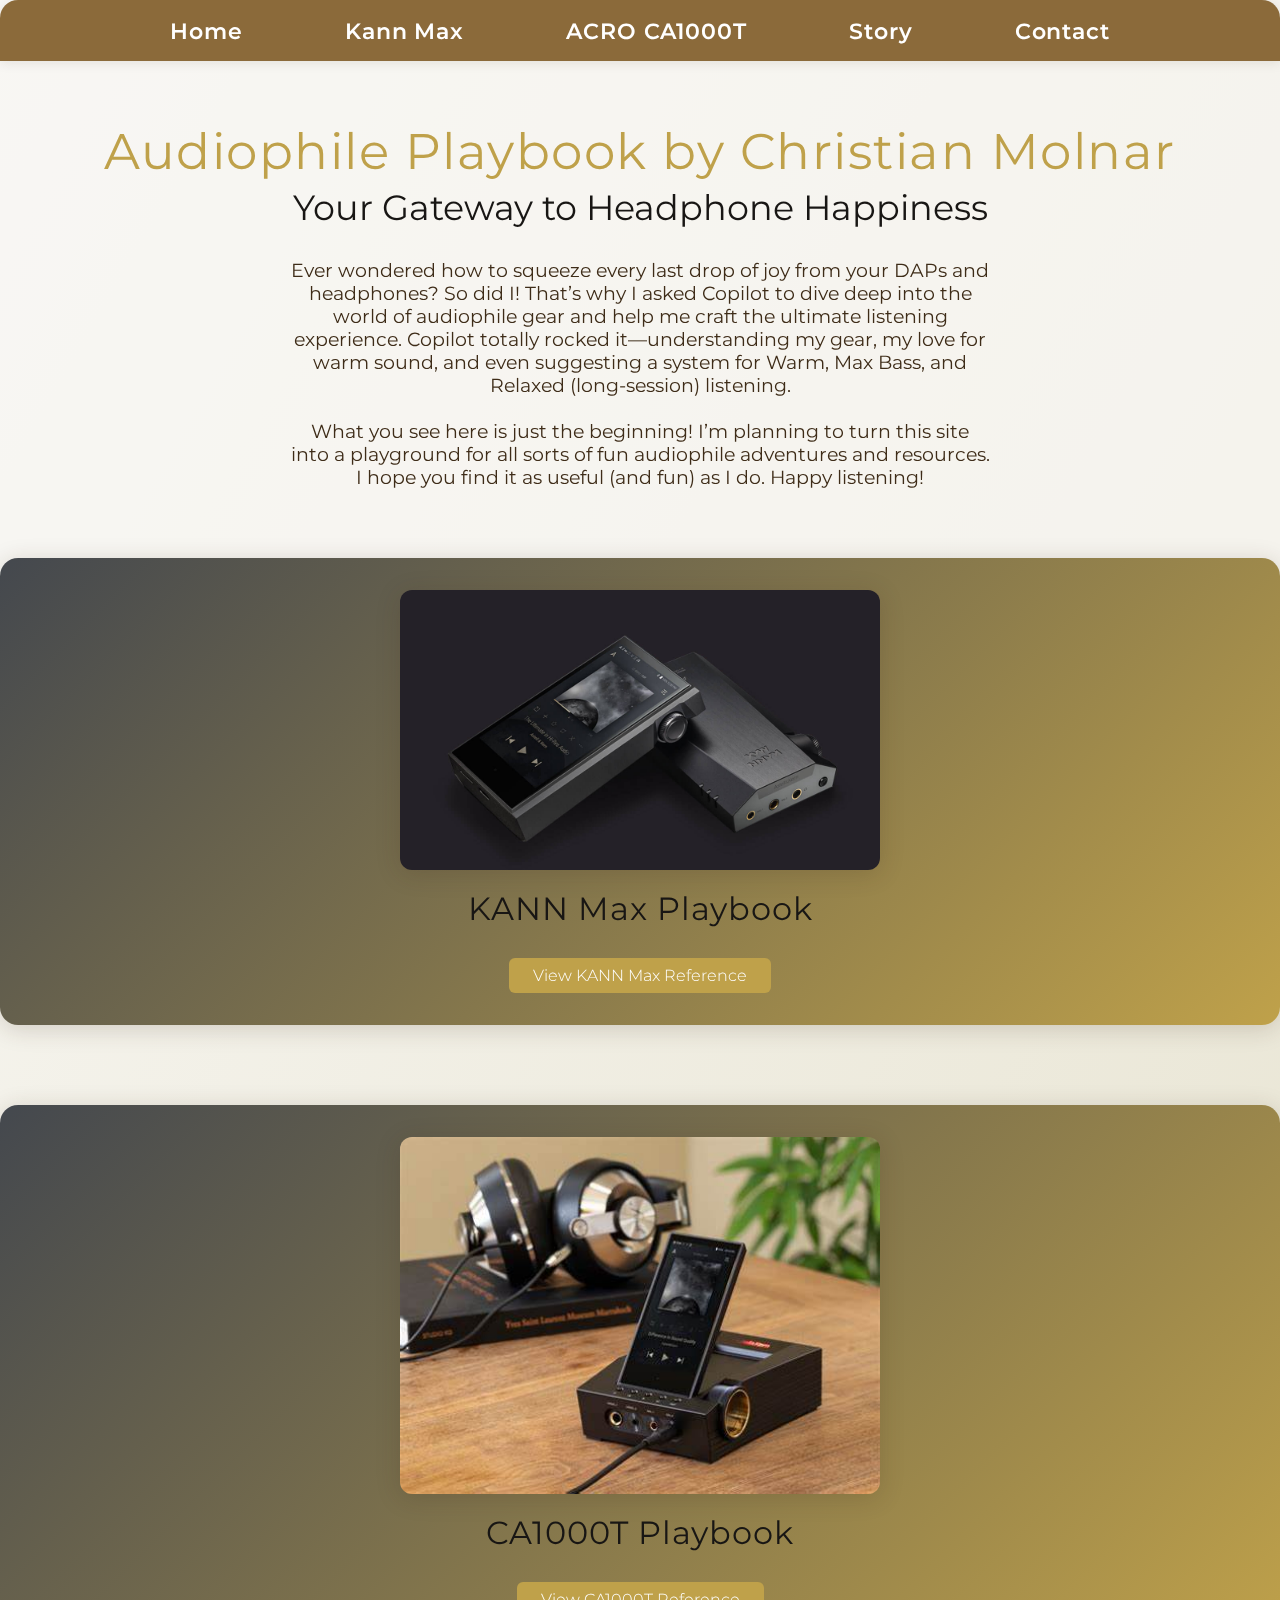
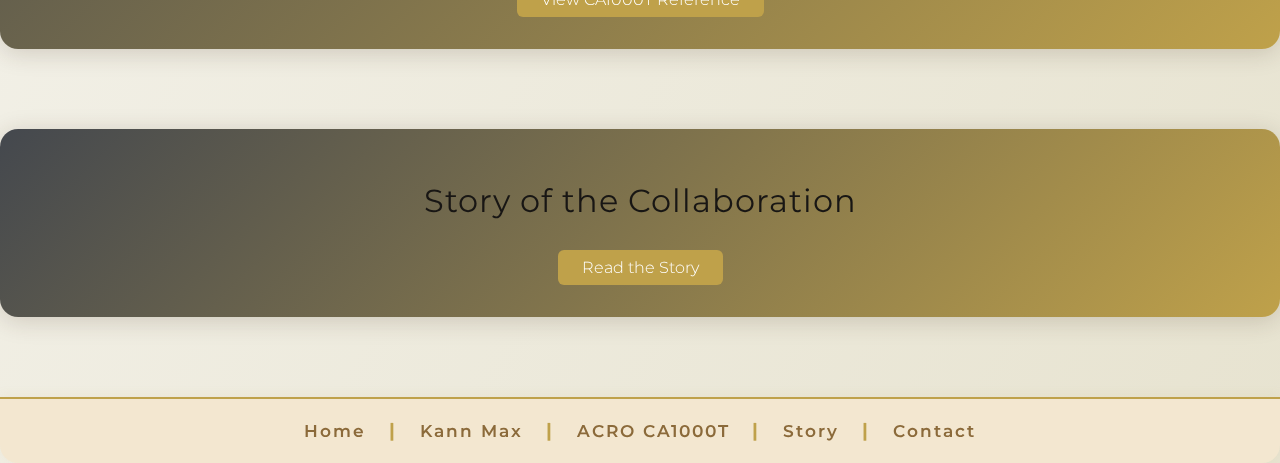
<file: index.html>
<!DOCTYPE html>
<html>
<head><title>Audiophile Playbook</title>
  <link rel="stylesheet" href="style.css">
</head>
<body>
<nav class="main-nav">
  <ul>
    <li><a href="index.html">Home</a></li>
    <li><a href="kann_max.html">Kann Max</a></li>
    <li><a href="acroca1000t.html">ACRO CA1000T</a></li>
    <li><a href="story.html">Story</a></li>
    <li><a href="#contact">Contact</a></li>
  </ul>
</nav>
<div style="display: flex; flex-direction: column; align-items: center; margin-top: 2rem;">
  <h1 style="text-align: center; margin-bottom: 0.2rem;">Audiophile Playbook by Christian Molnar</h1>
  <div style="text-align: center; color: #181614; font-family: var(--font-heading); font-size: 2.2rem; font-weight: 400; margin-bottom: 0.7rem;">Your Gateway to Headphone Happiness</div>
  <div style="text-align: center; margin: 1.2rem 0 1.8rem 0; font-size: 1.18em; color: #3e2c18; font-family: var(--font-main); font-weight: 400; max-width: 700px;">
    Ever wondered how to squeeze every last drop of joy from your DAPs and headphones? So did I! That’s why I asked Copilot to dive deep into the world of audiophile gear and help me craft the ultimate listening experience. Copilot totally rocked it—understanding my gear, my love for warm sound, and even suggesting a system for Warm, Max Bass, and Relaxed (long-session) listening.<br><br>
    What you see here is just the beginning! I’m planning to turn this site into a playground for all sorts of fun audiophile adventures and resources. I hope you find it as useful (and fun) as I do. Happy listening!
  </div>
</div>
<div style="display: flex; flex-direction: column; align-items: center;">
  <div class="card" style="align-items: center;">
    <img src="assets/Astell_Kern_KANN_Max.jpg" alt="Astell&Kern KANN Max" class="product-image">
    <h2>KANN Max Playbook</h2>
    <a class="btn" href="kann_max.html">View KANN Max Reference</a>
  </div>
  <div class="card" style="align-items: center;">
    <img src="assets/CA1000T.jpg" alt="Astell&Kern CA1000T" class="product-image">
    <h2>CA1000T Playbook</h2>
    <a class="btn" href="acroca1000t.html">View CA1000T Reference</a>
  </div>
  <div class="card" style="align-items: center;">
    <h2>Story of the Collaboration</h2>
    <a class="btn" href="story.html">Read the Story</a>
  </div>
</div>
<footer class="bottom-nav">
  <div class="bottom-nav-inner">
    <a href="index.html">Home</a>
    <span class="divider">|</span>
    <a href="kann_max.html">Kann Max</a>
    <span class="divider">|</span>
    <a href="acroca1000t.html">ACRO CA1000T</a>
    <span class="divider">|</span>
    <a href="story.html">Story</a>
    <span class="divider">|</span>
    <a href="#contact">Contact</a>
  </div>
</footer>
<!-- Contact Modal -->
<div id="contact-modal" class="contact-modal-overlay" style="display:none;">
  <div class="contact-modal">
    <button class="contact-modal-close" id="contact-modal-close" aria-label="Close">&times;</button>
    <h2>Contact</h2>
    <form action="https://formspree.io/f/xovdeqpa" method="POST" class="contact-form">
      <label for="contact-name">Name:</label>
      <input type="text" id="contact-name" name="name" required>
      <label for="contact-subject">Subject:</label>
      <input type="text" id="contact-subject" name="subject" required>
      <label for="contact-message">Message:</label>
      <textarea id="contact-message" name="message" rows="5" required></textarea>
      <button type="submit">Send</button>
    </form>
    <div class="contact-form-thankyou" style="display:none;">Thank you for your message!</div>
  </div>
</div>
<script>
function openContactModal() {
  document.getElementById('contact-modal').style.display = 'flex';
  document.body.style.overflow = 'hidden';
}
function closeContactModal() {
  document.getElementById('contact-modal').style.display = 'none';
  document.body.style.overflow = '';
}
[...document.querySelectorAll('a[href="#contact"]')].forEach(el => {
  el.addEventListener('click', function(e) {
    e.preventDefault();
    openContactModal();
  });
});
document.getElementById('contact-modal-close').onclick = closeContactModal;
document.getElementById('contact-modal').onclick = function(e) {
  if (e.target === this) closeContactModal();
};
const contactForm = document.querySelector('.contact-form');
if (contactForm) {
  contactForm.addEventListener('submit', function(e) {
    setTimeout(function() {
      contactForm.style.display = 'none';
      document.querySelector('.contact-form-thankyou').style.display = 'block';
    }, 100);
  });
}
</script>
</body>
</html>
</file>
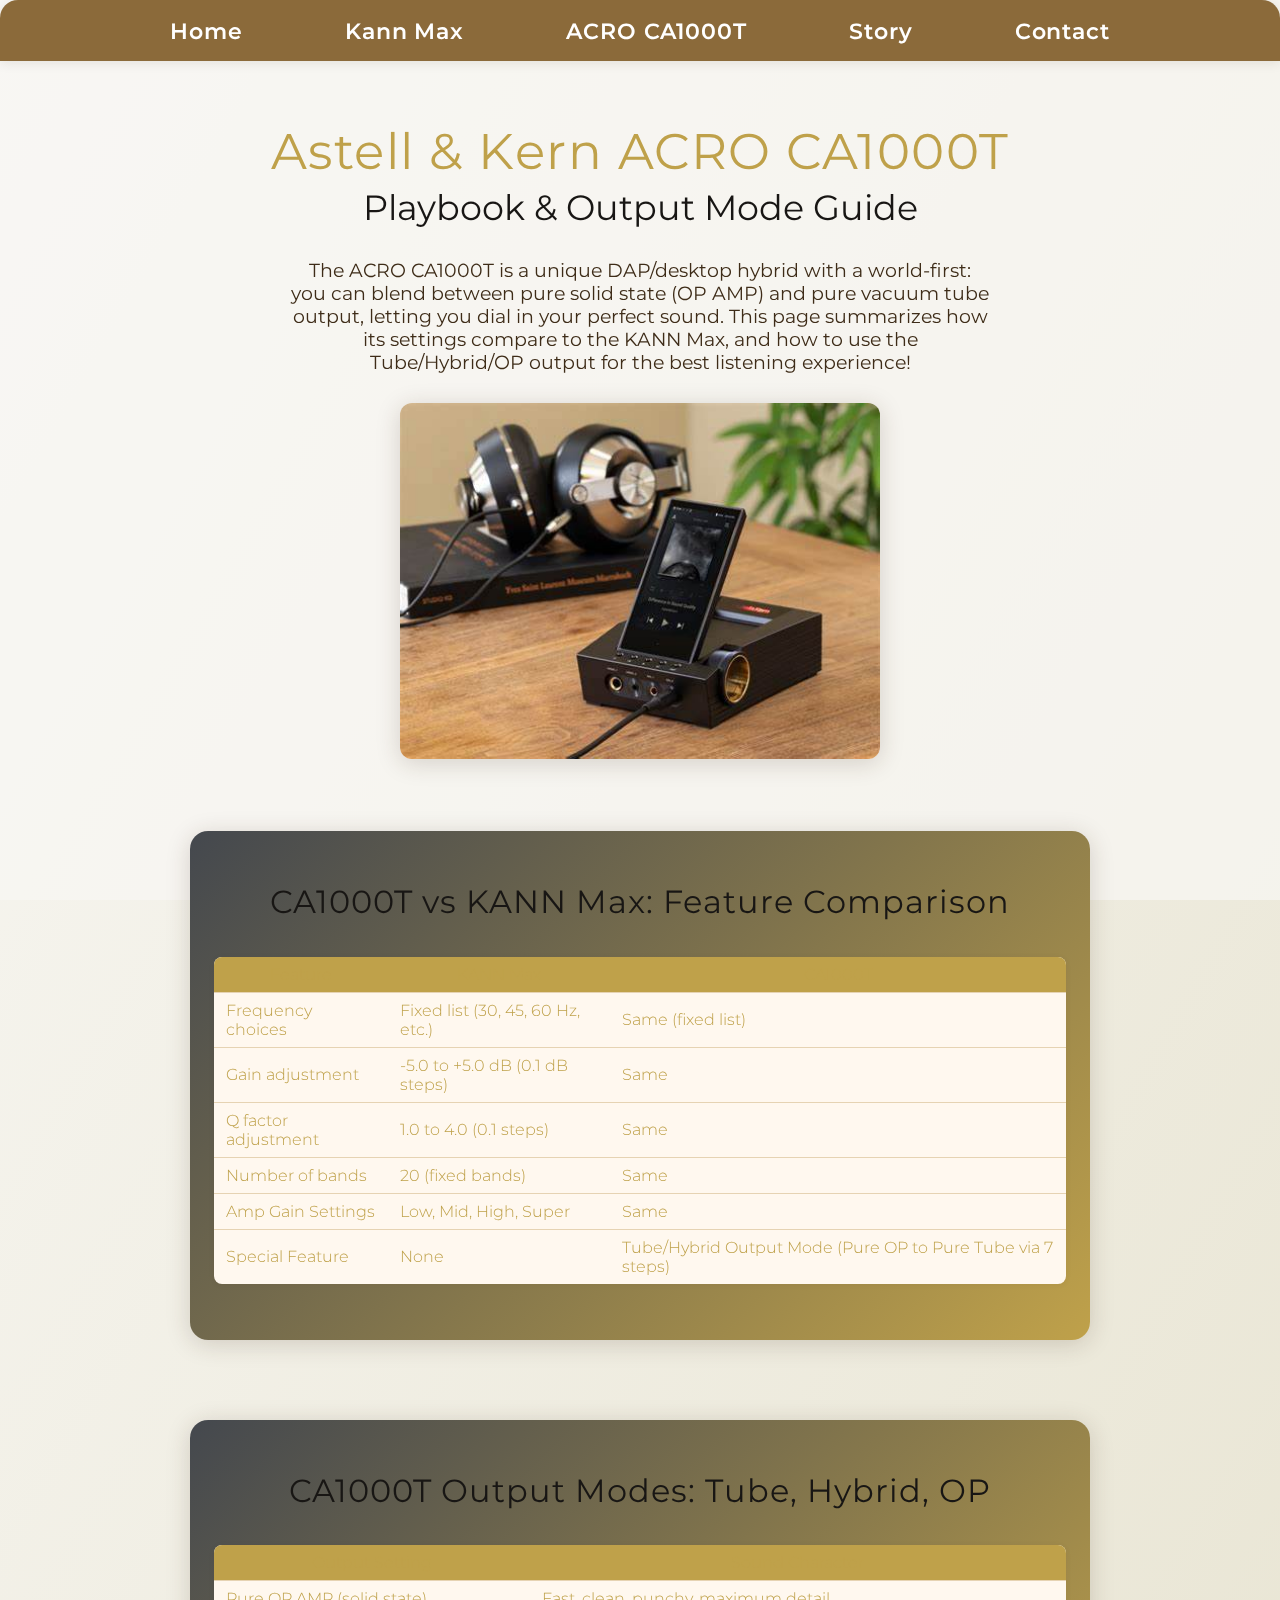
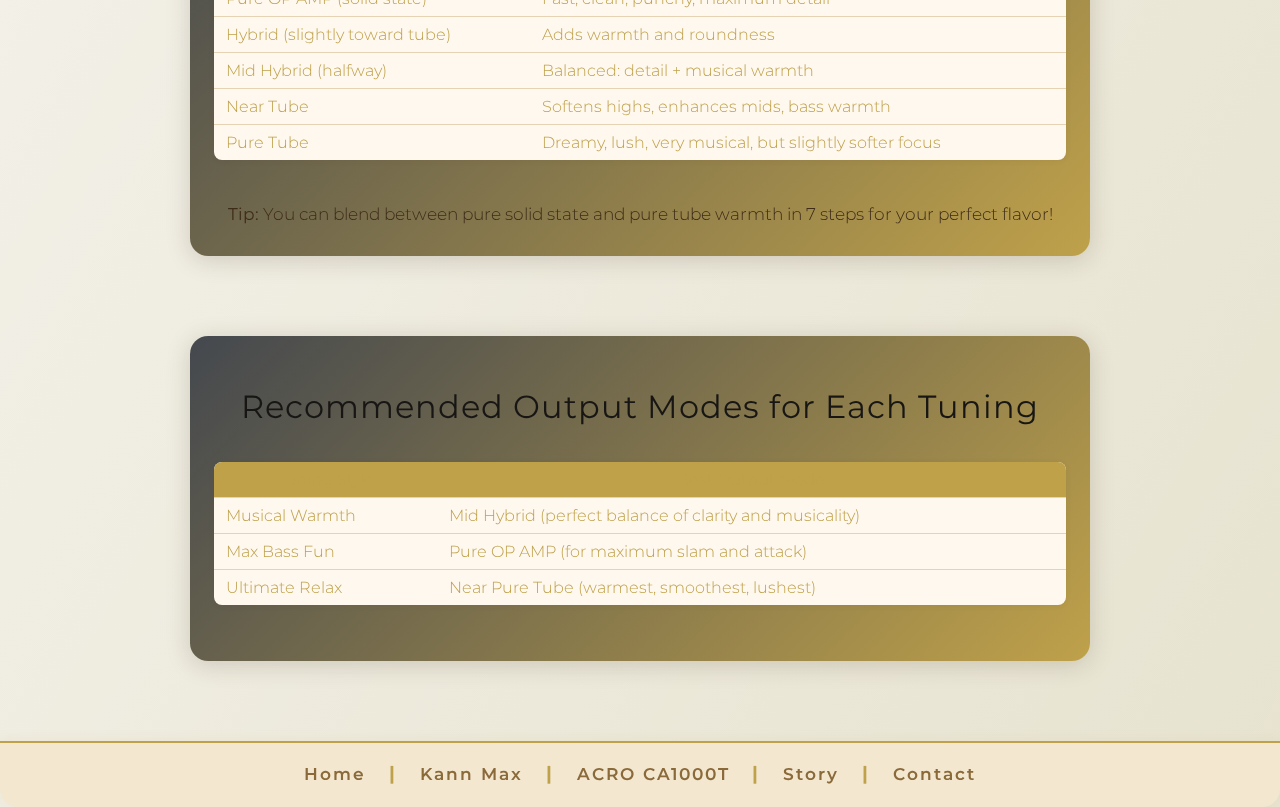
<file: acroca1000t.html>
<!DOCTYPE html>
<html>
<head>
  <title>ACRO CA1000T Playbook</title>
  <link rel="stylesheet" href="style.css">
</head>
<body>
<nav class="main-nav">
  <ul>
    <li><a href="index.html">Home</a></li>
    <li><a href="kann_max.html">Kann Max</a></li>
    <li><a href="acroca1000t.html">ACRO CA1000T</a></li>
    <li><a href="story.html">Story</a></li>
    <li><a href="#contact">Contact</a></li>
  </ul>
</nav>
<div style="display: flex; flex-direction: column; align-items: center; margin-top: 2rem;">
  <h1 style="text-align: center; margin-bottom: 0.2rem;">Astell & Kern ACRO CA1000T</h1>
  <div style="text-align: center; color: #181614; font-family: var(--font-heading); font-size: 2.2rem; font-weight: 400; margin-bottom: 0.7rem;">Playbook & Output Mode Guide</div>
  <div style="text-align: center; margin: 1.2rem 0 1.8rem 0; font-size: 1.18em; color: #3e2c18; font-family: var(--font-main); font-weight: 400; max-width: 700px;">
    The ACRO CA1000T is a unique DAP/desktop hybrid with a world-first: you can blend between pure solid state (OP AMP) and pure vacuum tube output, letting you dial in your perfect sound. This page summarizes how its settings compare to the KANN Max, and how to use the Tube/Hybrid/OP output for the best listening experience!
  </div>
  <img src="assets/CA1000T.jpg" alt="Astell&Kern CA1000T" class="product-image" style="margin-bottom: 2rem;">
  <div class="card" style="max-width: 900px;">
    <h2>CA1000T vs KANN Max: Feature Comparison</h2>
    <table style="color: #2a2117;">
      <thead>
        <tr><th>Feature</th><th>KANN Max</th><th>CA1000T</th></tr>
      </thead>
      <tbody>
        <tr><td>Frequency choices</td><td>Fixed list (30, 45, 60 Hz, etc.)</td><td>Same (fixed list)</td></tr>
        <tr><td>Gain adjustment</td><td>-5.0 to +5.0 dB (0.1 dB steps)</td><td>Same</td></tr>
        <tr><td>Q factor adjustment</td><td>1.0 to 4.0 (0.1 steps)</td><td>Same</td></tr>
        <tr><td>Number of bands</td><td>20 (fixed bands)</td><td>Same</td></tr>
        <tr><td>Amp Gain Settings</td><td>Low, Mid, High, Super</td><td>Same</td></tr>
        <tr><td>Special Feature</td><td>None</td><td>Tube/Hybrid Output Mode (Pure OP to Pure Tube via 7 steps)</td></tr>
      </tbody>
    </table>
  </div>
  <div class="card" style="max-width: 900px;">
    <h2>CA1000T Output Modes: Tube, Hybrid, OP</h2>
    <table style="color: #2a2117;">
      <thead>
        <tr><th>Output Setting</th><th>Sound Character</th></tr>
      </thead>
      <tbody>
        <tr><td>Pure OP AMP (solid state)</td><td>Fast, clean, punchy, maximum detail</td></tr>
        <tr><td>Hybrid (slightly toward tube)</td><td>Adds warmth and roundness</td></tr>
        <tr><td>Mid Hybrid (halfway)</td><td>Balanced: detail + musical warmth</td></tr>
        <tr><td>Near Tube</td><td>Softens highs, enhances mids, bass warmth</td></tr>
        <tr><td>Pure Tube</td><td>Dreamy, lush, very musical, but slightly softer focus</td></tr>
      </tbody>
    </table>
    <div style="margin-top: 1.2rem; color: #3e2c18; font-size: 1.08em; text-align: center;">
      <b>Tip:</b> You can blend between pure solid state and pure tube warmth in 7 steps for your perfect flavor!
    </div>
  </div>
  <div class="card" style="max-width: 900px;">
    <h2>Recommended Output Modes for Each Tuning</h2>
    <table style="color: #2a2117;">
      <thead>
        <tr><th>Tuning Style</th><th>Best Output Mode</th></tr>
      </thead>
      <tbody>
        <tr><td>Musical Warmth</td><td>Mid Hybrid (perfect balance of clarity and musicality)</td></tr>
        <tr><td>Max Bass Fun</td><td>Pure OP AMP (for maximum slam and attack)</td></tr>
        <tr><td>Ultimate Relax</td><td>Near Pure Tube (warmest, smoothest, lushest)</td></tr>
      </tbody>
    </table>
  </div>
</div>
<footer class="bottom-nav">
  <div class="bottom-nav-inner">
    <a href="index.html">Home</a>
    <span class="divider">|</span>
    <a href="kann_max.html">Kann Max</a>
    <span class="divider">|</span>
    <a href="acroca1000t.html">ACRO CA1000T</a>
    <span class="divider">|</span>
    <a href="story.html">Story</a>
    <span class="divider">|</span>
    <a href="#contact">Contact</a>
  </div>
</footer>
<!-- Contact Modal -->
<div id="contact-modal" class="contact-modal-overlay" style="display:none;">
  <div class="contact-modal">
    <button class="contact-modal-close" id="contact-modal-close" aria-label="Close">&times;</button>
    <h2>Contact</h2>
    <form action="https://formspree.io/f/xovdeqpa" method="POST" class="contact-form">
      <label for="contact-name">Name:</label>
      <input type="text" id="contact-name" name="name" required>
      <label for="contact-subject">Subject:</label>
      <input type="text" id="contact-subject" name="subject" required>
      <label for="contact-message">Message:</label>
      <textarea id="contact-message" name="message" rows="5" required></textarea>
      <button type="submit">Send</button>
    </form>
    <div class="contact-form-thankyou" style="display:none;">Thank you for your message!</div>
  </div>
</div>
<script>
function openContactModal() {
  document.getElementById('contact-modal').style.display = 'flex';
  document.body.style.overflow = 'hidden';
}
function closeContactModal() {
  document.getElementById('contact-modal').style.display = 'none';
  document.body.style.overflow = '';
}
[...document.querySelectorAll('a[href="#contact"]')].forEach(el => {
  el.addEventListener('click', function(e) {
    e.preventDefault();
    openContactModal();
  });
});
document.getElementById('contact-modal-close').onclick = closeContactModal;
document.getElementById('contact-modal').onclick = function(e) {
  if (e.target === this) closeContactModal();
};
const contactForm = document.querySelector('.contact-form');
if (contactForm) {
  contactForm.addEventListener('submit', function(e) {
    setTimeout(function() {
      contactForm.style.display = 'none';
      document.querySelector('.contact-form-thankyou').style.display = 'block';
    }, 100);
  });
}
</script>
</body>
</html>
</file>
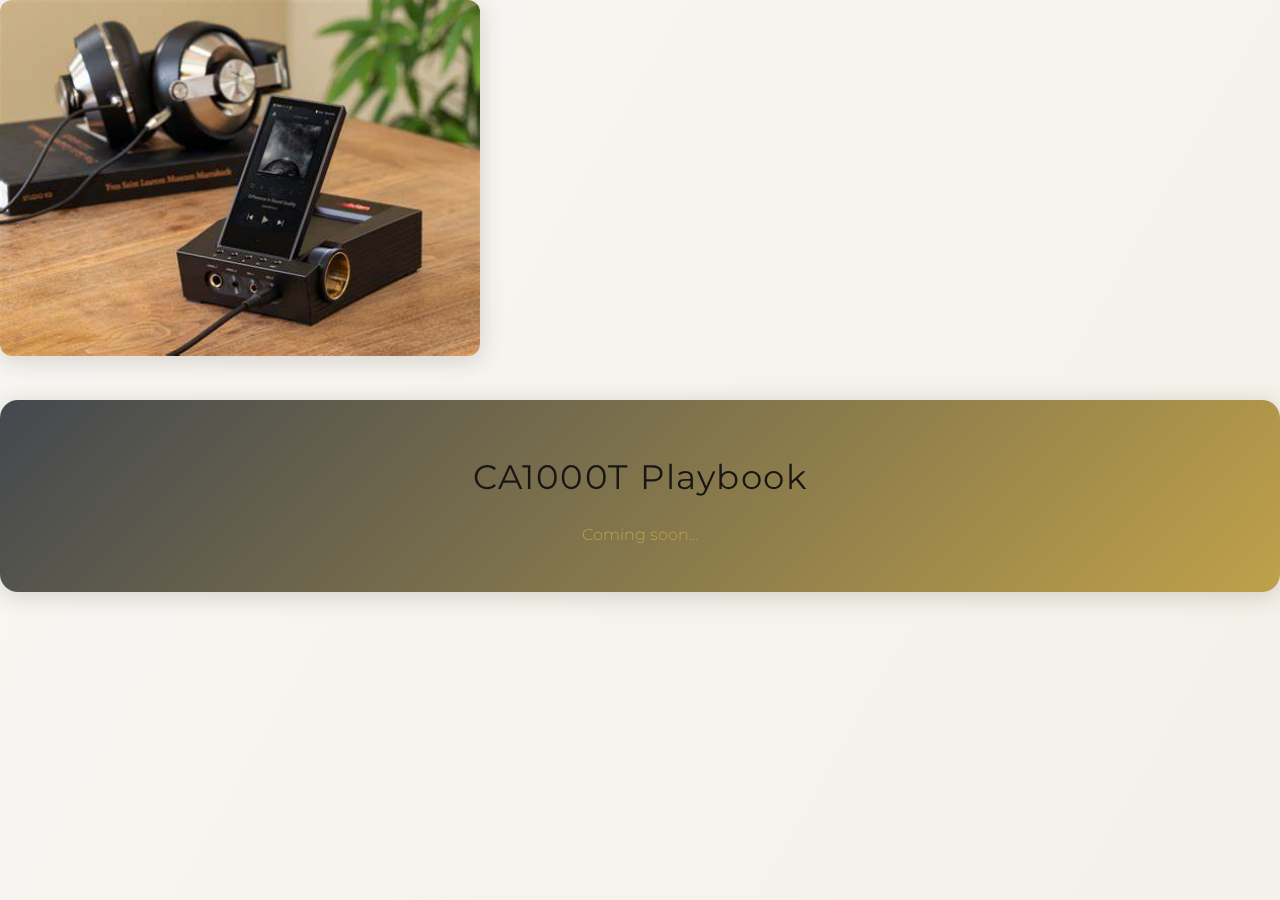
<file: ca1000t.html>
<!DOCTYPE html>
<html>
<head>
  <title>CA1000T Playbook</title>
  <link rel="stylesheet" href="style.css">
</head>
<body>
<img src="assets/CA1000T.jpg" alt="Astell&Kern CA1000T" class="product-image">
<div class="card">
  <h1>CA1000T Playbook</h1>
  <p>Coming soon...</p>
</div>
</body>
</html>
</file>
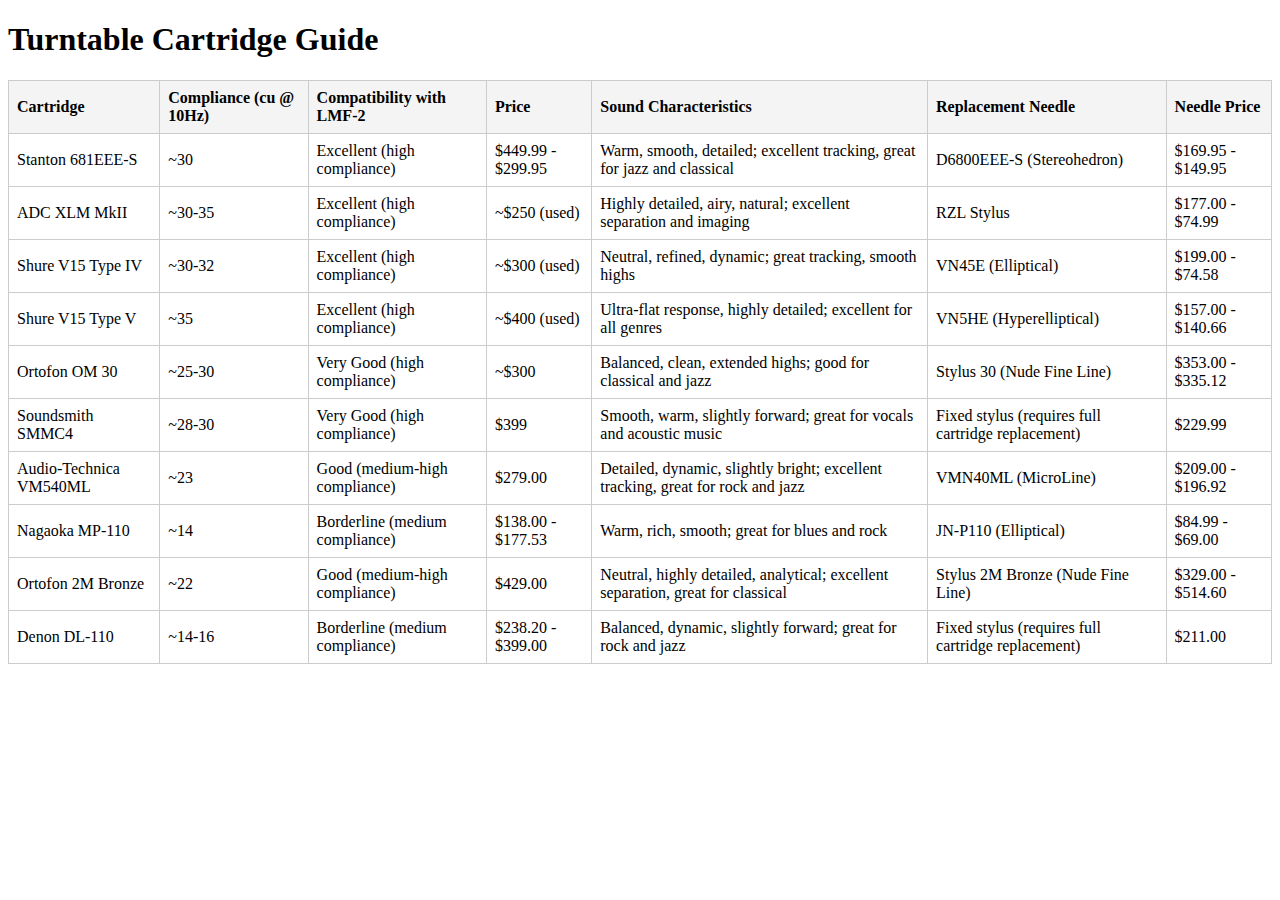
<file: cartridge_guide.html>
<!DOCTYPE html>
<html lang="en">
<head>
    <meta charset="UTF-8">
    <meta name="viewport" content="width=device-width, initial-scale=1.0">
    <title>Turntable Cartridge Guide</title>
    <style>
        table {
            width: 100%;
            border-collapse: collapse;
        }
        th, td {
            border: 1px solid #ccc;
            padding: 8px;
            text-align: left;
        }
        th {
            background-color: #f4f4f4;
        }
    </style>
</head>
<body>
    <h1>Turntable Cartridge Guide</h1>
    <table>
        <tr>
            <th>Cartridge</th>
            <th>Compliance (cu @ 10Hz)</th>
            <th>Compatibility with LMF-2</th>
            <th>Price</th>
            <th>Sound Characteristics</th>
            <th>Replacement Needle</th>
            <th>Needle Price</th>
        </tr>
        <tr>
            <td>Stanton 681EEE-S</td>
            <td>~30</td>
            <td>Excellent (high compliance)</td>
            <td>$449.99 - $299.95</td>
            <td>Warm, smooth, detailed; excellent tracking, great for jazz and classical</td>
            <td>D6800EEE-S (Stereohedron)</td>
            <td>$169.95 - $149.95</td>
        </tr>
        <tr>
            <td>ADC XLM MkII</td>
            <td>~30-35</td>
            <td>Excellent (high compliance)</td>
            <td>~$250 (used)</td>
            <td>Highly detailed, airy, natural; excellent separation and imaging</td>
            <td>RZL Stylus</td>
            <td>$177.00 - $74.99</td>
        </tr>
        <tr>
            <td>Shure V15 Type IV</td>
            <td>~30-32</td>
            <td>Excellent (high compliance)</td>
            <td>~$300 (used)</td>
            <td>Neutral, refined, dynamic; great tracking, smooth highs</td>
            <td>VN45E (Elliptical)</td>
            <td>$199.00 - $74.58</td>
        </tr>
        <tr>
            <td>Shure V15 Type V</td>
            <td>~35</td>
            <td>Excellent (high compliance)</td>
            <td>~$400 (used)</td>
            <td>Ultra-flat response, highly detailed; excellent for all genres</td>
            <td>VN5HE (Hyperelliptical)</td>
            <td>$157.00 - $140.66</td>
        </tr>
        <tr>
            <td>Ortofon OM 30</td>
            <td>~25-30</td>
            <td>Very Good (high compliance)</td>
            <td>~$300</td>
            <td>Balanced, clean, extended highs; good for classical and jazz</td>
            <td>Stylus 30 (Nude Fine Line)</td>
            <td>$353.00 - $335.12</td>
        </tr>
        <tr>
            <td>Soundsmith SMMC4</td>
            <td>~28-30</td>
            <td>Very Good (high compliance)</td>
            <td>$399</td>
            <td>Smooth, warm, slightly forward; great for vocals and acoustic music</td>
            <td>Fixed stylus (requires full cartridge replacement)</td>
            <td>$229.99</td>
        </tr>
        <tr>
            <td>Audio-Technica VM540ML</td>
            <td>~23</td>
            <td>Good (medium-high compliance)</td>
            <td>$279.00</td>
            <td>Detailed, dynamic, slightly bright; excellent tracking, great for rock and jazz</td>
            <td>VMN40ML (MicroLine)</td>
            <td>$209.00 - $196.92</td>
        </tr>
        <tr>
            <td>Nagaoka MP-110</td>
            <td>~14</td>
            <td>Borderline (medium compliance)</td>
            <td>$138.00 - $177.53</td>
            <td>Warm, rich, smooth; great for blues and rock</td>
            <td>JN-P110 (Elliptical)</td>
            <td>$84.99 - $69.00</td>
        </tr>
        <tr>
            <td>Ortofon 2M Bronze</td>
            <td>~22</td>
            <td>Good (medium-high compliance)</td>
            <td>$429.00</td>
            <td>Neutral, highly detailed, analytical; excellent separation, great for classical</td>
            <td>Stylus 2M Bronze (Nude Fine Line)</td>
            <td>$329.00 - $514.60</td>
        </tr>
        <tr>
            <td>Denon DL-110</td>
            <td>~14-16</td>
            <td>Borderline (medium compliance)</td>
            <td>$238.20 - $399.00</td>
            <td>Balanced, dynamic, slightly forward; great for rock and jazz</td>
            <td>Fixed stylus (requires full cartridge replacement)</td>
            <td>$211.00</td>
        </tr>
    </table>
</body>
</html>
</file>
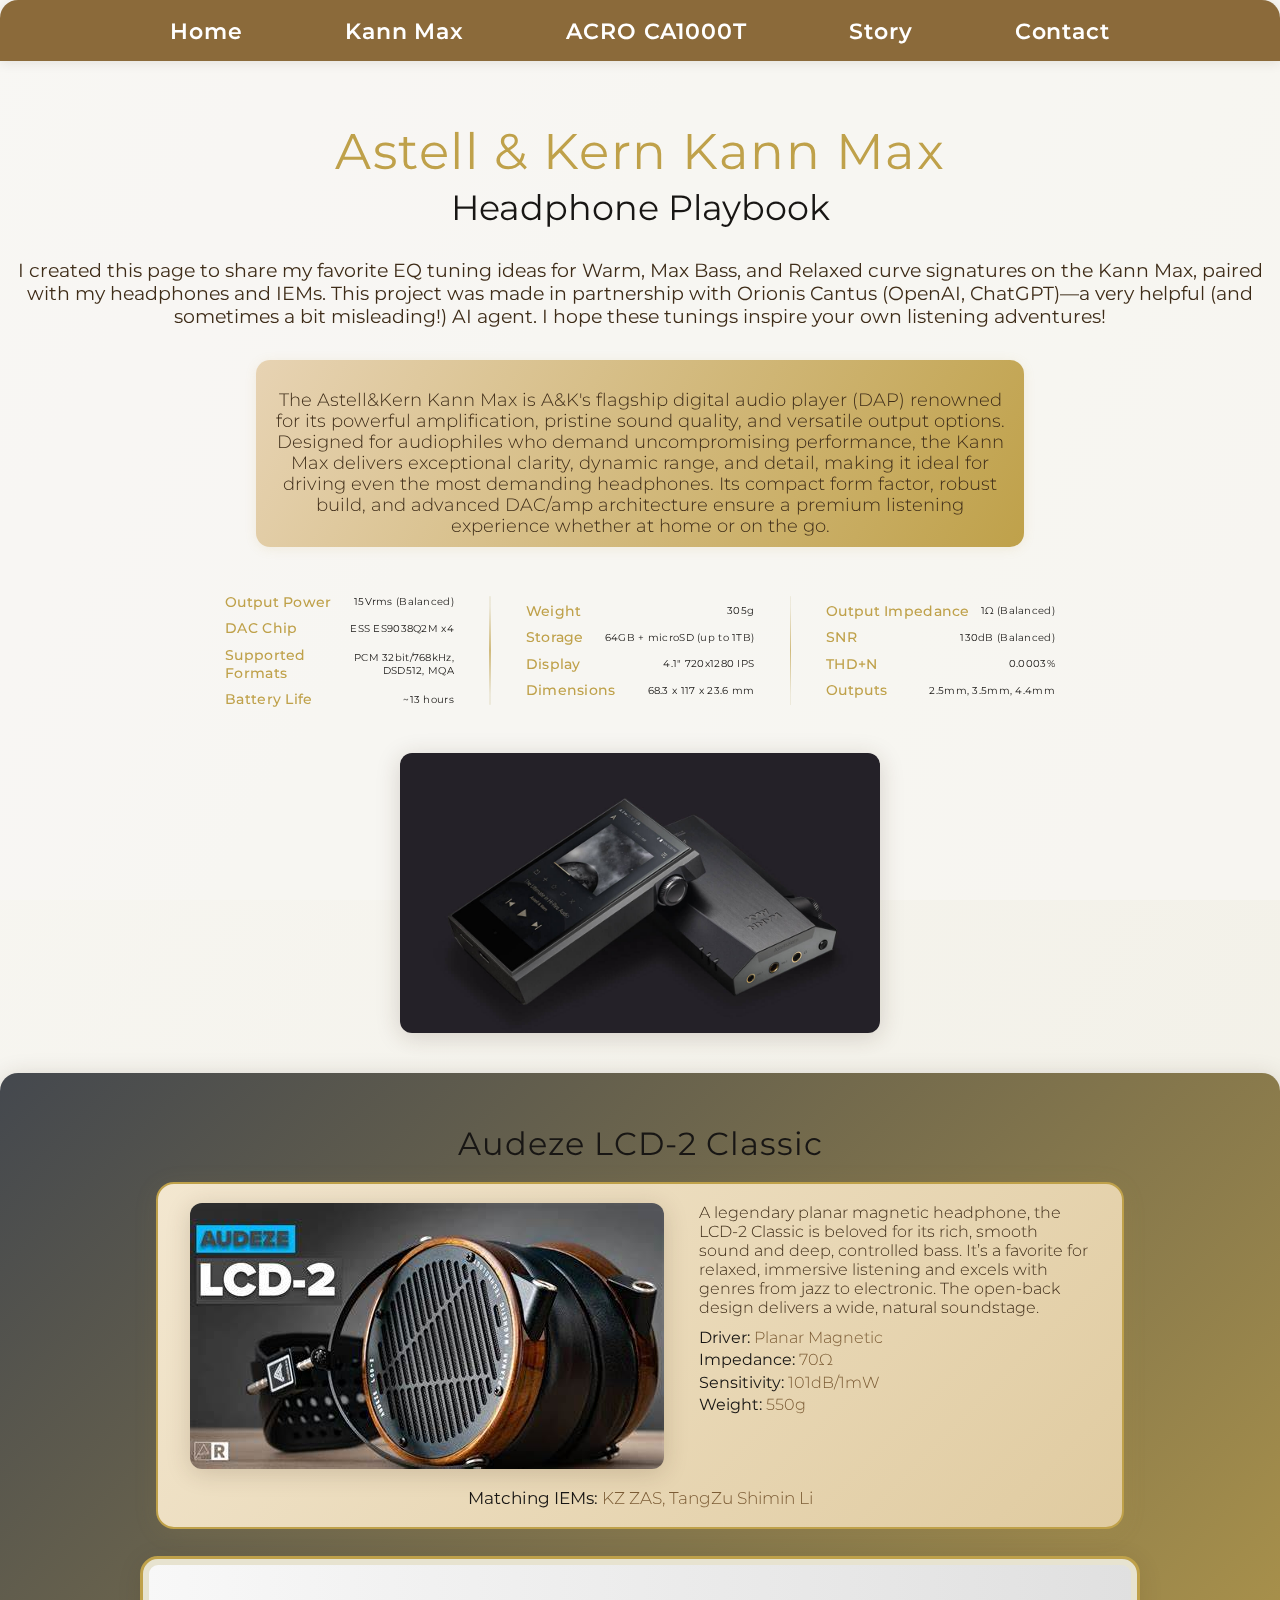
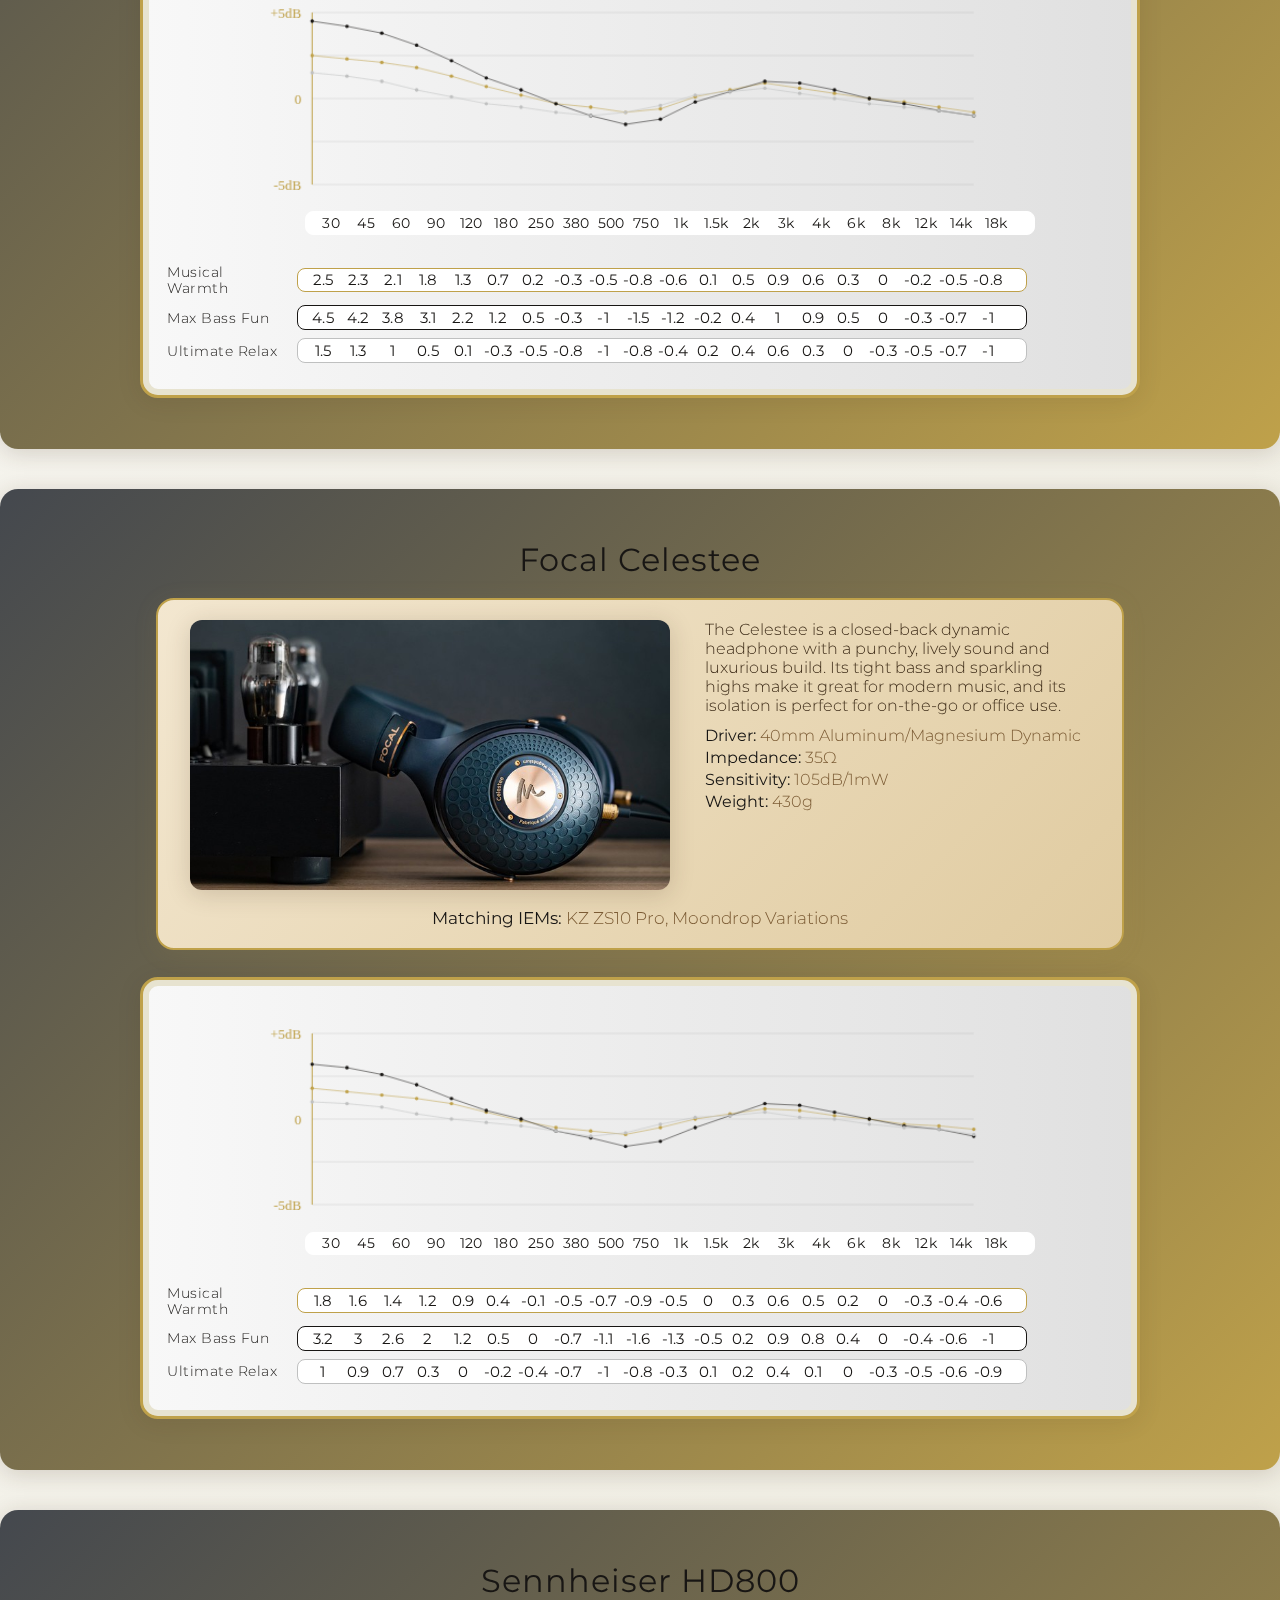
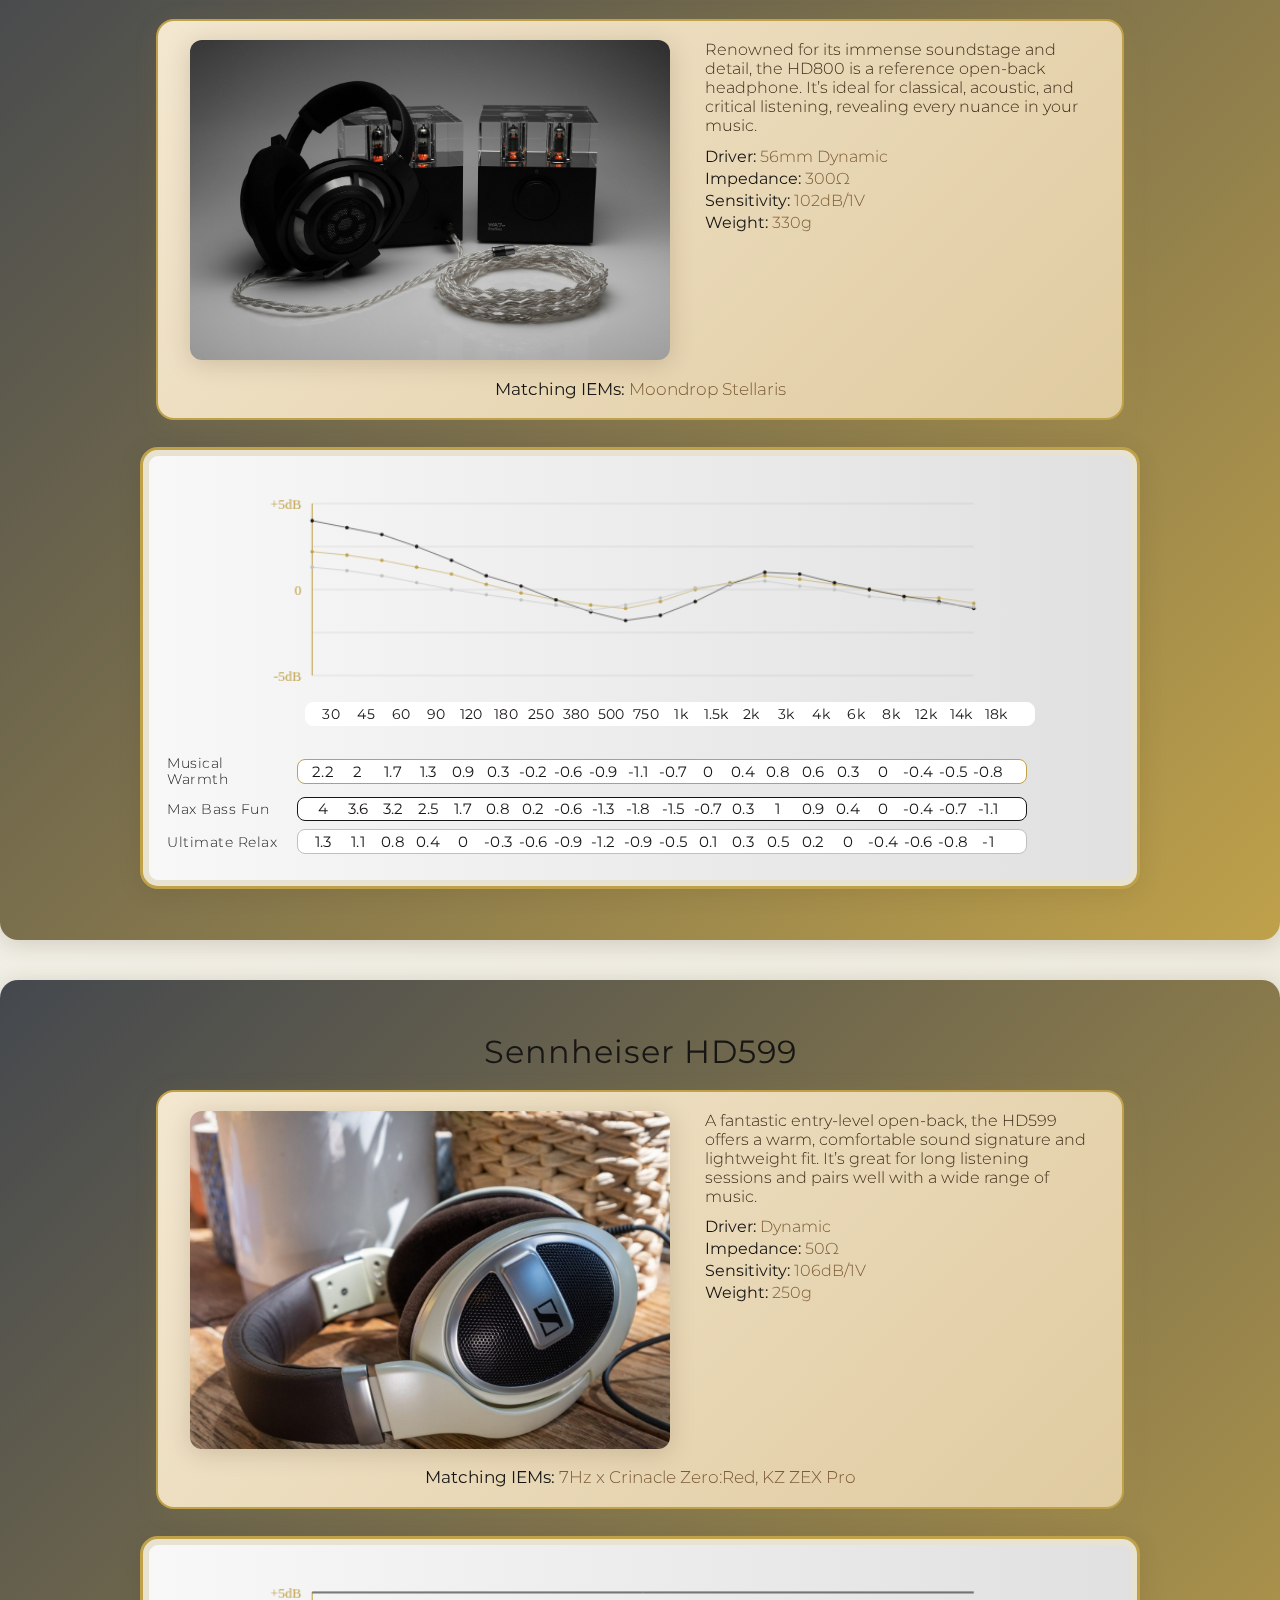
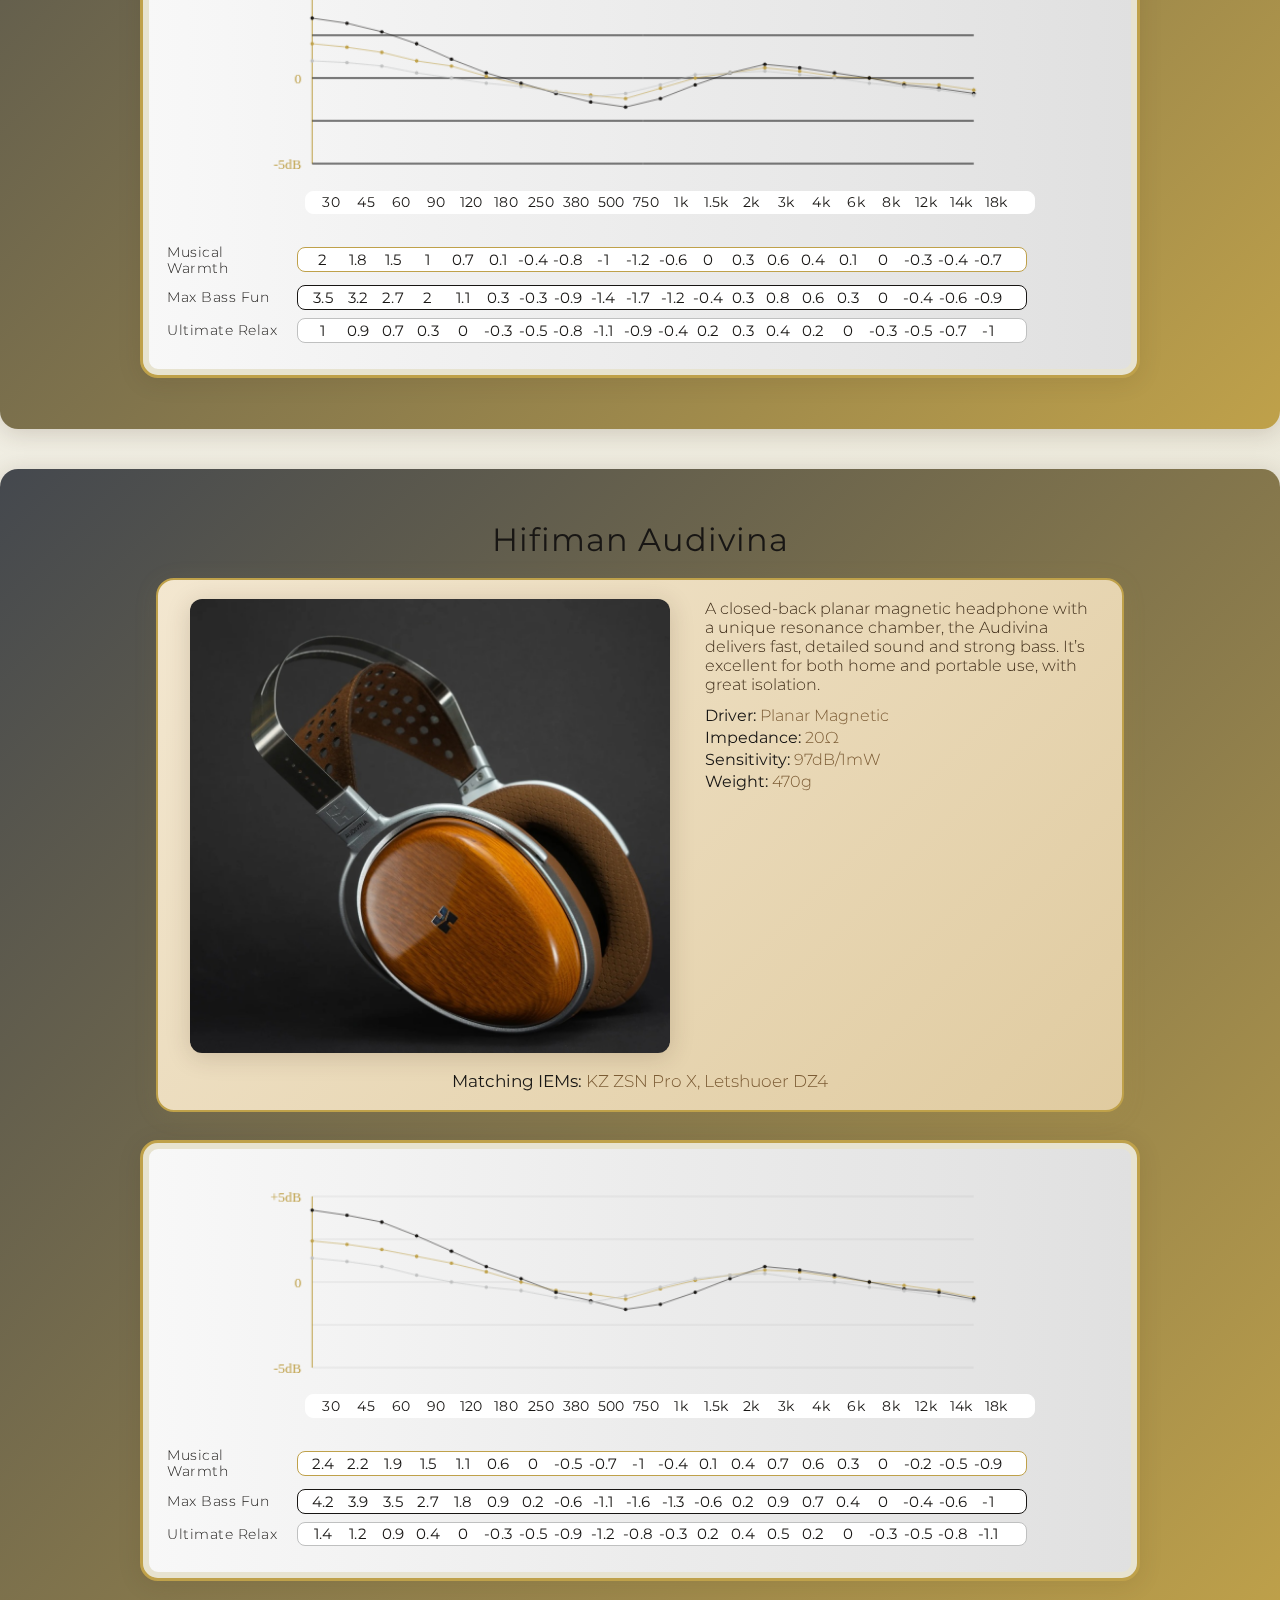
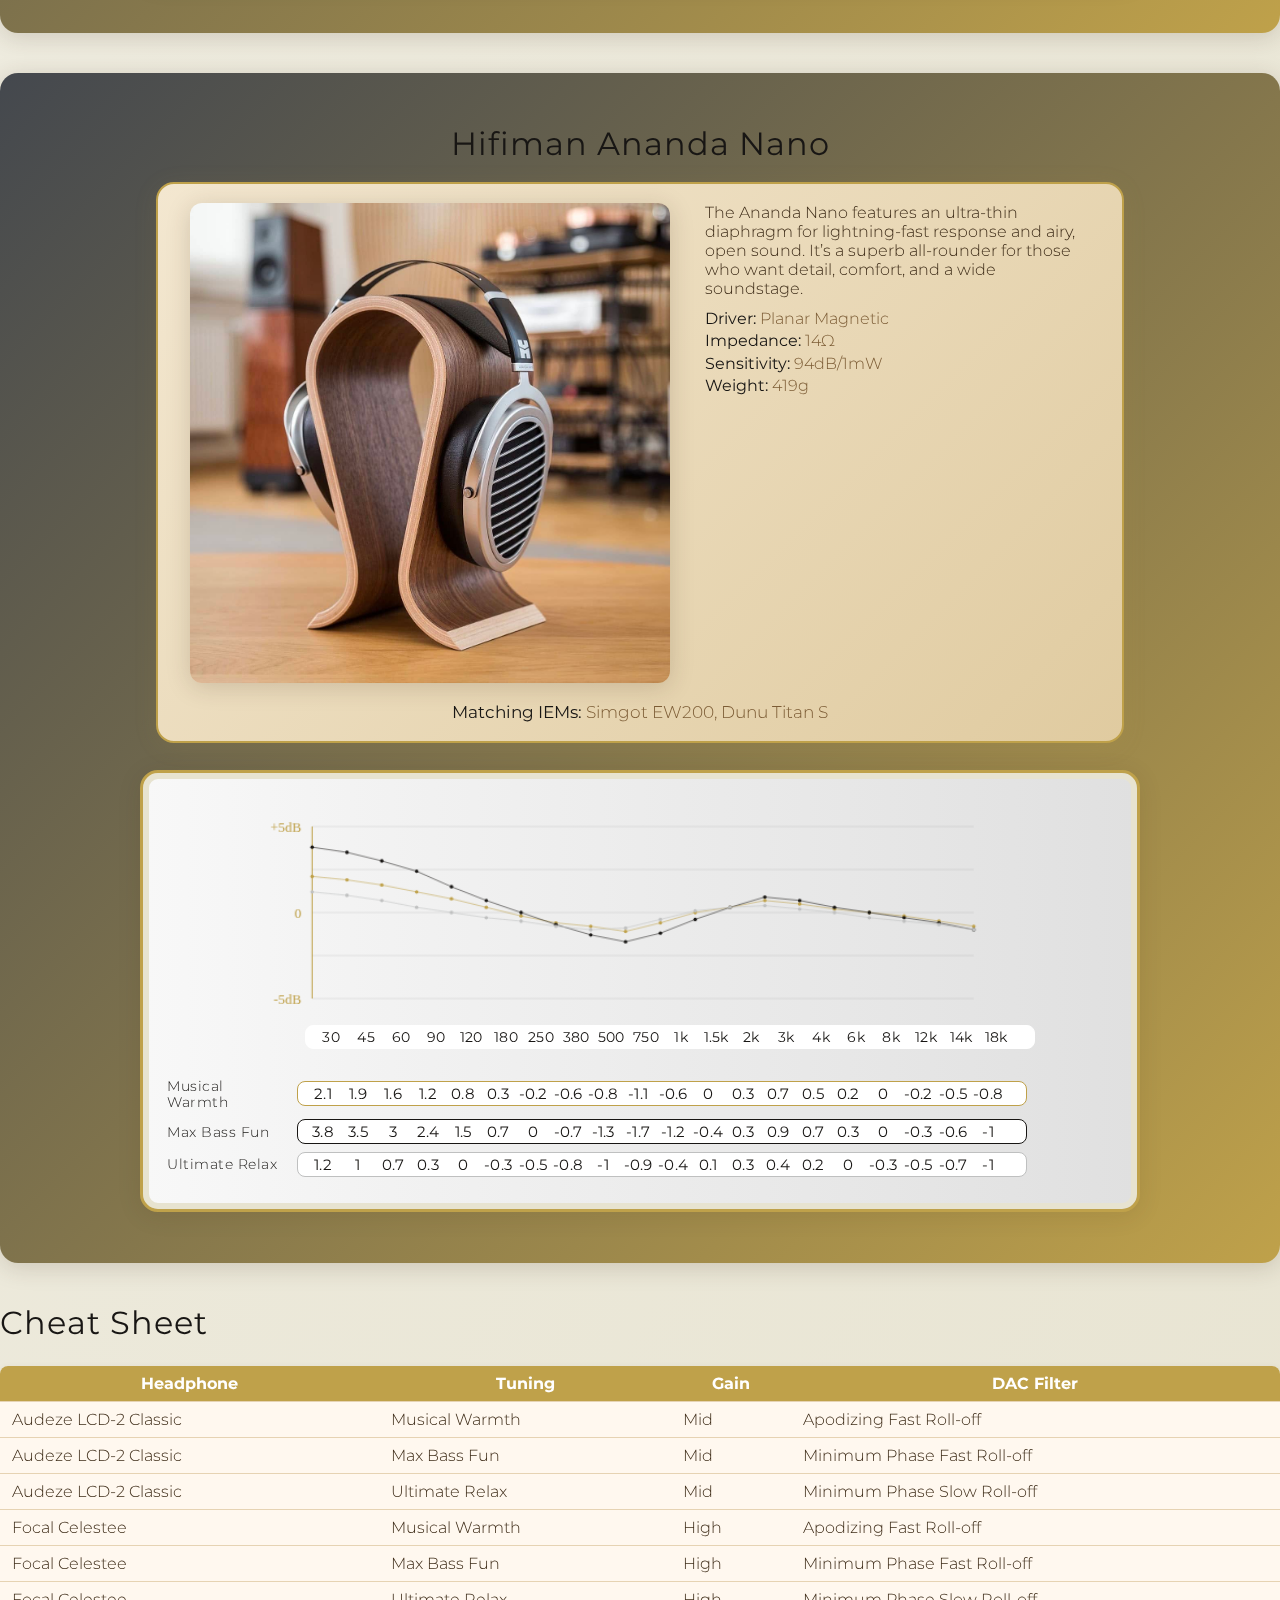
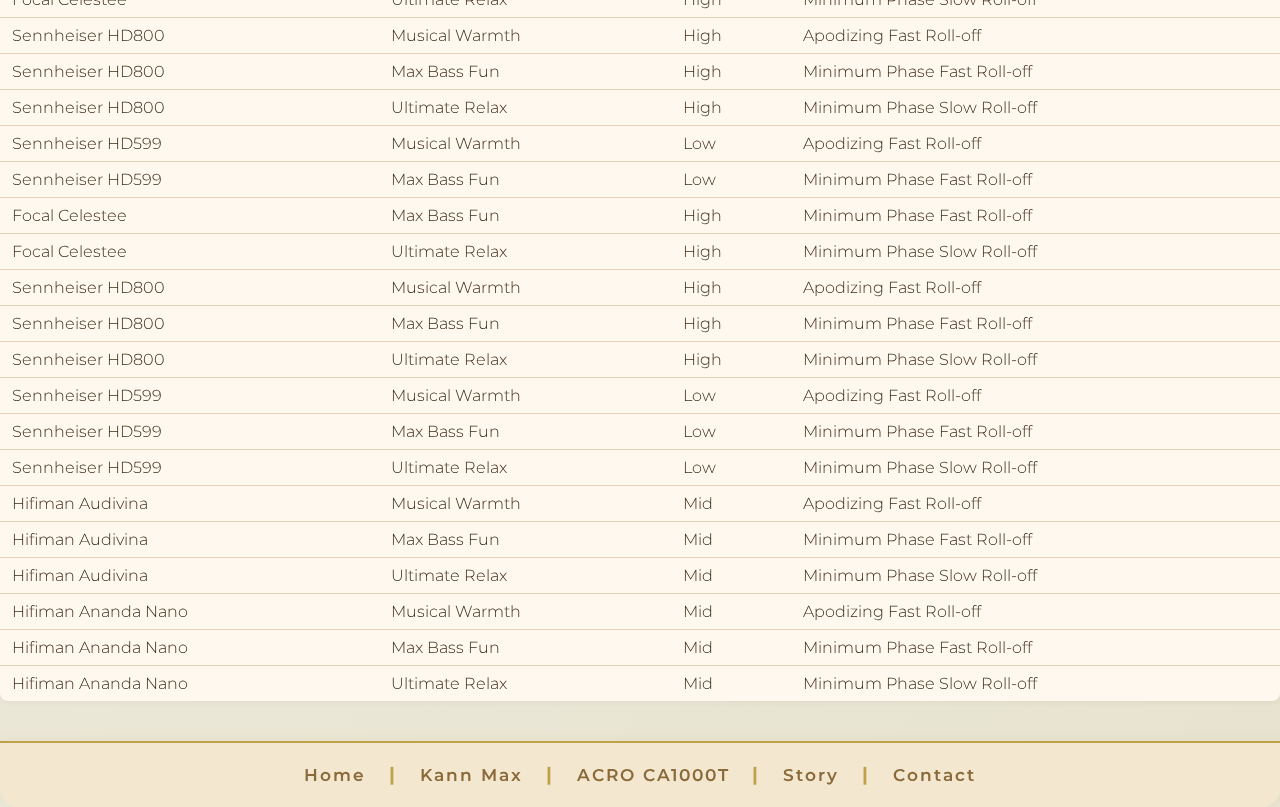
<file: kann_max.html>
<!DOCTYPE html>
<html>
<head>
  <title>Kann Max Playbook</title>
  <link rel="stylesheet" href="style.css?v=20250430">
</head>
<body>
<nav class="main-nav">
  <ul>
    <li><a href="index.html">Home</a></li>
    <li><a href="kann_max.html">Kann Max</a></li>
    <li><a href="acroca1000t.html">ACRO CA1000T</a></li>
    <li><a href="story.html">Story</a></li>
    <li><a href="#contact">Contact</a></li>
  </ul>
</nav>
<div style="display: flex; flex-direction: column; align-items: center; margin-top: 2rem;">
  <h1 style="text-align: center; margin-bottom: 0.2rem;">Astell & Kern Kann Max</h1>
  <div style="text-align: center; color: #181614; font-family: var(--font-heading); font-size: 2.2rem; font-weight: 400; margin-bottom: 0.7rem;">Headphone Playbook</div>
  <div style="text-align: center; margin: 1.2rem 0 1.8rem 0; font-size: 1.18em; color: #3e2c18; font-family: var(--font-main); font-weight: 400;">
    I created this page to share my favorite EQ tuning ideas for Warm, Max Bass, and Relaxed curve signatures on the Kann Max, paired with my headphones and IEMs. This project was made in partnership with Orionis Cantus (OpenAI, ChatGPT)—a very helpful (and sometimes a bit misleading!) AI agent. I hope these tunings inspire your own listening adventures!
  </div>
  <div class="description-box">
    <p style="margin-bottom:0; font-size:1.1em; color:#3e2c18; text-align:center;">
      The Astell&Kern Kann Max is A&K's flagship digital audio player (DAP) renowned for its powerful amplification, pristine sound quality, and versatile output options. Designed for audiophiles who demand uncompromising performance, the Kann Max delivers exceptional clarity, dynamic range, and detail, making it ideal for driving even the most demanding headphones. Its compact form factor, robust build, and advanced DAC/amp architecture ensure a premium listening experience whether at home or on the go.
    </p>
  </div>
  <!-- Kann Max Main Specs Section -->
  <div class="kannmax-specs-container">
    <div class="kannmax-specs-col">
      <div class="kannmax-spec-row"><span class="spec-label">Output Power</span><span class="spec-value">15Vrms (Balanced)</span></div>
      <div class="kannmax-spec-row"><span class="spec-label">DAC Chip</span><span class="spec-value">ESS ES9038Q2M x4</span></div>
      <div class="kannmax-spec-row"><span class="spec-label">Supported Formats</span><span class="spec-value">PCM 32bit/768kHz, DSD512, MQA</span></div>
      <div class="kannmax-spec-row"><span class="spec-label">Battery Life</span><span class="spec-value">~13 hours</span></div>
    </div>
    <div class="kannmax-specs-divider"></div>
    <div class="kannmax-specs-col">
      <div class="kannmax-spec-row"><span class="spec-label">Weight</span><span class="spec-value">305g</span></div>
      <div class="kannmax-spec-row"><span class="spec-label">Storage</span><span class="spec-value">64GB + microSD (up to 1TB)</span></div>
      <div class="kannmax-spec-row"><span class="spec-label">Display</span><span class="spec-value">4.1" 720x1280 IPS</span></div>
      <div class="kannmax-spec-row"><span class="spec-label">Dimensions</span><span class="spec-value">68.3 x 117 x 23.6 mm</span></div>
    </div>
    <div class="kannmax-specs-divider"></div>
    <div class="kannmax-specs-col">
      <div class="kannmax-spec-row"><span class="spec-label">Output Impedance</span><span class="spec-value">1Ω (Balanced)</span></div>
      <div class="kannmax-spec-row"><span class="spec-label">SNR</span><span class="spec-value">130dB (Balanced)</span></div>
      <div class="kannmax-spec-row"><span class="spec-label">THD+N</span><span class="spec-value">0.0003%</</span></div>
      <div class="kannmax-spec-row"><span class="spec-label">Outputs</span><span class="spec-value">2.5mm, 3.5mm, 4.4mm</span></div>
    </div>
  </div>
  <!-- End Kann Max Main Specs Section -->
  <img src="assets/Astell_Kern_KANN_Max.jpg" alt="Astell&Kern Kann Max" class="product-image">
</div>
<script>
// EQ data for each preset, per headphone
const eqPresets = [
  // LCD-2 Classic
  { selector: 'eq-lcd2-musical', bands: [
    {f:30,g:2.5,q:2.0},{f:45,g:2.5,q:2.0},{f:60,g:2.5,q:2.0},{f:90,g:2.5,q:2.0},{f:120,g:2.5,q:2.0},{f:180,g:2.5,q:2.0},{f:250,g:2.4,q:2.0},{f:380,g:2.4,q:2.0},{f:500,g:2.4,q:2.0},{f:750,g:2.3,q:2.0},{f:1000,g:2.3,q:2.0},{f:1500,g:2.2,q:2.0},{f:2000,g:2.1,q:2.0},{f:3000,g:1.8,q:2.0},{f:4000,g:1.6,q:2.0},{f:6000,g:1.2,q:2.0},{f:8000,g:0.7,q:2.0},{f:12000,g:-0.2,q:2.0},{f:14000,g:-0.6,q:2.0},{f:18000,g:-1.5,q:2.0}
  ]},
  { selector: 'eq-lcd2-bass', bands: [
    {f:30,g:4.0,q:2.0},{f:45,g:4.0,q:2.0},{f:60,g:4.0,q:2.0},{f:90,g:4.0,q:2.0},{f:120,g:4.0,q:2.0},{f:180,g:4.0,q:2.0},{f:250,g:3.9,q:2.0},{f:380,g:3.9,q:2.0},{f:500,g:3.9,q:2.0},{f:750,g:3.8,q:2.0},{f:1000,g:3.7,q:2.0},{f:1500,g:3.6,q:2.0},{f:2000,g:3.4,q:2.0},{f:3000,g:3.2,q:2.0},{f:4000,g:2.9,q:2.0},{f:6000,g:2.3,q:2.0},{f:8000,g:1.8,q:2.0},{f:12000,g:0.7,q:2.0},{f:14000,g:0.1,q:2.0},{f:18000,g:-1.0,q:2.0}
  ]},
  { selector: 'eq-lcd2-relax', bands: [
    {f:30,g:1.0,q:2.0},{f:45,g:1.0,q:2.0},{f:60,g:1.0,q:2.0},{f:90,g:1.0,q:2.0},{f:120,g:1.0,q:2.0},{f:180,g:1.0,q:2.0},{f:250,g:1.0,q:2.0},{f:380,g:1.0,q:2.0},{f:500,g:0.9,q:2.0},{f:750,g:0.9,q:2.0},{f:1000,g:0.9,q:2.0},{f:1500,g:0.8,q:2.0},{f:2000,g:0.8,q:2.0},{f:3000,g:0.7,q:2.0},{f:4000,g:0.6,q:2.0},{f:6000,g:0.3,q:2.0},{f:8000,g:0.1,q:2.0},{f:12000,g:-0.3,q:2.0},{f:14000,g:-0.6,q:2.0},{f:18000,g:-1.0,q:2.0}
  ]},
  // Focal Celestee
  { selector: 'eq-celestee-musical', bands: [
    {f:30,g:2.5,q:2.0},{f:45,g:2.5,q:2.0},{f:60,g:2.5,q:2.0},{f:90,g:2.5,q:2.0},{f:120,g:2.5,q:2.0},{f:180,g:2.5,q:2.0},{f:250,g:2.4,q:2.0},{f:380,g:2.4,q:2.0},{f:500,g:2.4,q:2.0},{f:750,g:2.3,q:2.0},{f:1000,g:2.3,q:2.0},{f:1500,g:2.2,q:2.0},{f:2000,g:2.1,q:2.0},{f:3000,g:1.8,q:2.0},{f:4000,g:1.6,q:2.0},{f:6000,g:1.2,q:2.0},{f:8000,g:0.7,q:2.0},{f:12000,g:-0.2,q:2.0},{f:14000,g:-0.6,q:2.0},{f:18000,g:-1.5,q:2.0}
  ]},
  { selector: 'eq-celestee-bass', bands: [
    {f:30,g:4.0,q:2.0},{f:45,g:4.0,q:2.0},{f:60,g:4.0,q:2.0},{f:90,g:4.0,q:2.0},{f:120,g:4.0,q:2.0},{f:180,g:4.0,q:2.0},{f:250,g:3.9,q:2.0},{f:380,g:3.9,q:2.0},{f:500,g:3.9,q:2.0},{f:750,g:3.8,q:2.0},{f:1000,g:3.7,q:2.0},{f:1500,g:3.6,q:2.0},{f:2000,g:3.4,q:2.0},{f:3000,g:3.2,q:2.0},{f:4000,g:2.9,q:2.0},{f:6000,g:2.3,q:2.0},{f:8000,g:1.8,q:2.0},{f:12000,g:0.7,q:2.0},{f:14000,g:0.1,q:2.0},{f:18000,g:-1.0,q:2.0}
  ]},
  { selector: 'eq-celestee-relax', bands: [
    {f:30,g:1.0,q:2.0},{f:45,g:1.0,q:2.0},{f:60,g:1.0,q:2.0},{f:90,g:1.0,q:2.0},{f:120,g:1.0,q:2.0},{f:180,g:1.0,q:2.0},{f:250,g:1.0,q:2.0},{f:380,g:1.0,q:2.0},{f:500,g:0.9,q:2.0},{f:750,g:0.9,q:2.0},{f:1000,g:0.9,q:2.0},{f:1500,g:0.8,q:2.0},{f:2000,g:0.8,q:2.0},{f:3000,g:0.7,q:2.0},{f:4000,g:0.6,q:2.0},{f:6000,g:0.3,q:2.0},{f:8000,g:0.1,q:2.0},{f:12000,g:-0.3,q:2.0},{f:14000,g:-0.6,q:2.0},{f:18000,g:-1.0,q:2.0}
  ]},
  // Sennheiser HD800
  { selector: 'eq-hd800-musical', bands: [
    {f:30,g:2.5,q:2.0},{f:45,g:2.5,q:2.0},{f:60,g:2.5,q:2.0},{f:90,g:2.5,q:2.0},{f:120,g:2.5,q:2.0},{f:180,g:2.5,q:2.0},{f:250,g:2.4,q:2.0},{f:380,g:2.4,q:2.0},{f:500,g:2.4,q:2.0},{f:750,g:2.3,q:2.0},{f:1000,g:2.3,q:2.0},{f:1500,g:2.2,q:2.0},{f:2000,g:2.1,q:2.0},{f:3000,g:1.8,q:2.0},{f:4000,g:1.6,q:2.0},{f:6000,g:1.2,q:2.0},{f:8000,g:0.7,q:2.0},{f:12000,g:-0.2,q:2.0},{f:14000,g:-0.6,q:2.0},{f:18000,g:-1.5,q:2.0}
  ]},
  { selector: 'eq-hd800-bass', bands: [
    {f:30,g:4.0,q:2.0},{f:45,g:4.0,q:2.0},{f:60,g:4.0,q:2.0},{f:90,g:4.0,q:2.0},{f:120,g:4.0,q:2.0},{f:180,g:4.0,q:2.0},{f:250,g:3.9,q:2.0},{f:380,g:3.9,q:2.0},{f:500,g:3.9,q:2.0},{f:750,g:3.8,q:2.0},{f:1000,g:3.7,q:2.0},{f:1500,g:3.6,q:2.0},{f:2000,g:3.4,q:2.0},{f:3000,g:3.2,q:2.0},{f:4000,g:2.9,q:2.0},{f:6000,g:2.3,q:2.0},{f:8000,g:1.8,q:2.0},{f:12000,g:0.7,q:2.0},{f:14000,g:0.1,q:2.0},{f:18000,g:-1.0,q:2.0}
  ]},
  { selector: 'eq-hd800-relax', bands: [
    {f:30,g:1.0,q:2.0},{f:45,g:1.0,q:2.0},{f:60,g:1.0,q:2.0},{f:90,g:1.0,q:2.0},{f:120,g:1.0,q:2.0},{f:180,g:1.0,q:2.0},{f:250,g:1.0,q:2.0},{f:380,g:1.0,q:2.0},{f:500,g:0.9,q:2.0},{f:750,g:0.9,q:2.0},{f:1000,g:0.9,q:2.0},{f:1500,g:0.8,q:2.0},{f:2000,g:0.8,q:2.0},{f:3000,g:0.7,q:2.0},{f:4000,g:0.6,q:2.0},{f:6000,g:0.3,q:2.0},{f:8000,g:0.1,q:2.0},{f:12000,g:-0.3,q:2.0},{f:14000,g:-0.6,q:2.0},{f:18000,g:-1.0,q:2.0}
  ]},
  // Sennheiser HD599
  { selector: 'eq-hd599-musical', bands: [
    {f:30,g:2.5,q:2.0},{f:45,g:2.5,q:2.0},{f:60,g:2.5,q:2.0},{f:90,g:2.5,q:2.0},{f:120,g:2.5,q:2.0},{f:180,g:2.5,q:2.0},{f:250,g:2.4,q:2.0},{f:380,g:2.4,q:2.0},{f:500,g:2.4,q:2.0},{f:750,g:2.3,q:2.0},{f:1000,g:2.3,q:2.0},{f:1500,g:2.2,q:2.0},{f:2000,g:2.1,q:2.0},{f:3000,g:1.8,q:2.0},{f:4000,g:1.6,q:2.0},{f:6000,g:1.2,q:2.0},{f:8000,g:0.7,q:2.0},{f:12000,g:-0.2,q:2.0},{f:14000,g:-0.6,q:2.0},{f:18000,g:-1.5,q:2.0}
  ]},
  { selector: 'eq-hd599-bass', bands: [
    {f:30,g:4.0,q:2.0},{f:45,g:4.0,q:2.0},{f:60,g:4.0,q:2.0},{f:90,g:4.0,q:2.0},{f:120,g:4.0,q:2.0},{f:180,g:4.0,q:2.0},{f:250,g:3.9,q:2.0},{f:380,g:3.9,q:2.0},{f:500,g:3.9,q:2.0},{f:750,g:3.8,q:2.0},{f:1000,g:3.7,q:2.0},{f:1500,g:3.6,q:2.0},{f:2000,g:3.4,q:2.0},{f:3000,g:3.2,q:2.0},{f:4000,g:2.9,q:2.0},{f:6000,g:2.3,q:2.0},{f:8000,g:1.8,q:2.0},{f:12000,g:0.7,q:2.0},{f:14000,g:0.1,q:2.0},{f:18000,g:-1.0,q:2.0}
  ]},
  { selector: 'eq-hd599-relax', bands: [
    {f:30,g:1.0,q:2.0},{f:45,g:1.0,q:2.0},{f:60,g:1.0,q:2.0},{f:90,g:1.0,q:2.0},{f:120,g:1.0,q:2.0},{f:180,g:1.0,q:2.0},{f:250,g:1.0,q:2.0},{f:380,g:1.0,q:2.0},{f:500,g:0.9,q:2.0},{f:750,g:0.9,q:2.0},{f:1000,g:0.9,q:2.0},{f:1500,g:0.8,q:2.0},{f:2000,g:0.8,q:2.0},{f:3000,g:0.7,q:2.0},{f:4000,g:0.6,q:2.0},{f:6000,g:0.3,q:2.0},{f:8000,g:0.1,q:2.0},{f:12000,g:-0.3,q:2.0},{f:14000,g:-0.6,q:2.0},{f:18000,g:-1.0,q:2.0}
  ]},
  // Hifiman Audivina
  { selector: 'eq-audivina-musical', bands: [
    {f:30,g:2.5,q:2.0},{f:45,g:2.5,q:2.0},{f:60,g:2.5,q:2.0},{f:90,g:2.5,q:2.0},{f:120,g:2.5,q:2.0},{f:180,g:2.5,q:2.0},{f:250,g:2.4,q:2.0},{f:380,g:2.4,q:2.0},{f:500,g:2.4,q:2.0},{f:750,g:2.3,q:2.0},{f:1000,g:2.3,q:2.0},{f:1500,g:2.2,q:2.0},{f:2000,g:2.1,q:2.0},{f:3000,g:1.8,q:2.0},{f:4000,g:1.6,q:2.0},{f:6000,g:1.2,q:2.0},{f:8000,g:0.7,q:2.0},{f:12000,g:-0.2,q:2.0},{f:14000,g:-0.6,q:2.0},{f:18000,g:-1.5,q:2.0}
  ]},
  { selector: 'eq-audivina-bass', bands: [
    {f:30,g:4.0,q:2.0},{f:45,g:4.0,q:2.0},{f:60,g:4.0,q:2.0},{f:90,g:4.0,q:2.0},{f:120,g:4.0,q:2.0},{f:180,g:4.0,q:2.0},{f:250,g:3.9,q:2.0},{f:380,g:3.9,q:2.0},{f:500,g:3.9,q:2.0},{f:750,g:3.8,q:2.0},{f:1000,g:3.7,q:2.0},{f:1500,g:3.6,q:2.0},{f:2000,g:3.4,q:2.0},{f:3000,g:3.2,q:2.0},{f:4000,g:2.9,q:2.0},{f:6000,g:2.3,q:2.0},{f:8000,g:1.8,q:2.0},{f:12000,g:0.7,q:2.0},{f:14000,g:0.1,q:2.0},{f:18000,g:-1.0,q:2.0}
  ]},
  { selector: 'eq-audivina-relax', bands: [
    {f:30,g:1.0,q:2.0},{f:45,g:1.0,q:2.0},{f:60,g:1.0,q:2.0},{f:90,g:1.0,q:2.0},{f:120,g:1.0,q:2.0},{f:180,g:1.0,q:2.0},{f:250,g:1.0,q:2.0},{f:380,g:1.0,q:2.0},{f:500,g:0.9,q:2.0},{f:750,g:0.9,q:2.0},{f:1000,g:0.9,q:2.0},{f:1500,g:0.8,q:2.0},{f:2000,g:0.8,q:2.0},{f:3000,g:0.7,q:2.0},{f:4000,g:0.6,q:2.0},{f:6000,g:0.3,q:2.0},{f:8000,g:0.1,q:2.0},{f:12000,g:-0.3,q:2.0},{f:14000,g:-0.6,q:2.0},{f:18000,g:-1.0,q:2.0}
  ]},
  // Hifiman Ananda Nano
  { selector: 'eq-ananda-musical', bands: [
    {f:30,g:2.5,q:2.0},{f:45,g:2.5,q:2.0},{f:60,g:2.5,q:2.0},{f:90,g:2.5,q:2.0},{f:120,g:2.5,q:2.0},{f:180,g:2.5,q:2.0},{f:250,g:2.4,q:2.0},{f:380,g:2.4,q:2.0},{f:500,g:2.4,q:2.0},{f:750,g:2.3,q:2.0},{f:1000,g:2.3,q:2.0},{f:1500,g:2.2,q:2.0},{f:2000,g:2.1,q:2.0},{f:3000,g:1.8,q:2.0},{f:4000,g:1.6,q:2.0},{f:6000,g:1.2,q:2.0},{f:8000,g:0.7,q:2.0},{f:12000,g:-0.2,q:2.0},{f:14000,g:-0.6,q:2.0},{f:18000,g:-1.5,q:2.0}
  ]},
  { selector: 'eq-ananda-bass', bands: [
    {f:30,g:4.0,q:2.0},{f:45,g:4.0,q:2.0},{f:60,g:4.0,q:2.0},{f:90,g:4.0,q:2.0},{f:120,g:4.0,q:2.0},{f:180,g:4.0,q:2.0},{f:250,g:3.9,q:2.0},{f:380,g:3.9,q:2.0},{f:500,g:3.9,q:2.0},{f:750,g:3.8,q:2.0},{f:1000,g:3.7,q:2.0},{f:1500,g:3.6,q:2.0},{f:2000,g:3.4,q:2.0},{f:3000,g:3.2,q:2.0},{f:4000,g:2.9,q:2.0},{f:6000,g:2.3,q:2.0},{f:8000,g:1.8,q:2.0},{f:12000,g:0.7,q:2.0},{f:14000,g:0.1,q:2.0},{f:18000,g:-1.0,q:2.0}
  ]},
  { selector: 'eq-ananda-relax', bands: [
    {f:30,g:1.0,q:2.0},{f:45,g:1.0,q:2.0},{f:60,g:1.0,q:2.0},{f:90,g:1.0,q:2.0},{f:120,g:1.0,q:2.0},{f:180,g:1.0,q:2.0},{f:250,g:1.0,q:2.0},{f:380,g:1.0,q:2.0},{f:500,g:0.9,q:2.0},{f:750,g:0.9,q:2.0},{f:1000,g:0.9,q:2.0},{f:1500,g:0.8,q:2.0},{f:2000,g:0.8,q:2.0},{f:3000,g:0.7,q:2.0},{f:4000,g:0.6,q:2.0},{f:6000,g:0.3,q:2.0},{f:8000,g:0.1,q:2.0},{f:12000,g:-0.3,q:2.0},{f:14000,g:-0.6,q:2.0},{f:18000,g:-1.0,q:2.0}
  ]}
];

function formatFreq(f) {
  return f >= 1000 ? (f/1000).toFixed(f % 1000 === 0 ? 0 : 1) + 'k' : f;
}

function renderEQ(selector, bands) {
  const container = document.querySelector('.' + selector);
  if (!container) return;
  // Y axis: -5 to +5 dB
  const minGain = -5, maxGain = 5, range = maxGain - minGain;
  let html = `<div class='eq-visualizer'>
    <div class='eq-y-axis-col'>
      <span>+5dB</span>
      <span class='mid'>0</span>
      <span>-5dB</span>
    </div>
    <div class='eq-slider-row'>`;
  bands.forEach(band => {
    let gain = Math.max(minGain, Math.min(maxGain, band.g));
    let percent = ((maxGain - gain) / range) * 100;
    html += `
      <div class='eq-band'>
        <div class='eq-slider'>
          <div class='eq-slider-track'></div>
          <div class='eq-slider-knob' style='top:calc(${percent}% - 4px);'></div>
        </div>
        <div class='eq-labels'>
          <strong>${formatFreq(band.f)}</strong>
          <span>G:${band.g}</span>
          <span>Q:${band.q}</span>
        </div>
      </div>`;
  });
  html += `</div></div>`;
  container.innerHTML = html;
}
window.addEventListener('DOMContentLoaded', () => {
  eqPresets.forEach(preset => renderEQ(preset.selector, preset.bands));
});
</script>

<div class="card">
<h2>Audeze LCD-2 Classic</h2>
<!-- Headphone Blurb: Audeze LCD-2 Classic -->
<div class="hp-info-box">
  <div class="hp-info-flex">
    <img src="assets/LCD-2-1.jpg" alt="Audeze LCD-2 Headphones" class="hp-info-img" />
    <div class="hp-blurb-content">
      <div class="hp-blurb-desc">A legendary planar magnetic headphone, the LCD-2 Classic is beloved for its rich, smooth sound and deep, controlled bass. It’s a favorite for relaxed, immersive listening and excels with genres from jazz to electronic. The open-back design delivers a wide, natural soundstage.</div>
      <ul class="hp-blurb-specs">
        <li><b>Driver:</b> Planar Magnetic</li>
        <li><b>Impedance:</b> 70Ω</li>
        <li><b>Sensitivity:</b> 101dB/1mW</li>
        <li><b>Weight:</b> 550g</li>
      </ul>
    </div>
  </div>
  <div class="hp-matching-iems"><strong>Matching IEMs:</strong> KZ ZAS, TangZu Shimin Li</div>
</div>
<!-- End Headphone Blurb -->
<div class="eq-lcd2-multibox">
  <div class="eq-lcd2-vertbar">
    <div class="eq-y-axis-col">
      <span>+5dB</span>
      <span class="mid">0</span>
      <span>-5dB</span>
    </div>
  </div>
  <div class="eq-lcd2-contentbox">
    <canvas id="lcd2-eq-canvas" width="820" height="200" class="eq-lcd2-eq-graph"></canvas>
    <div class="eq-lcd2-freq-row" id="lcd2-freq-row"></div>
    <div class="eq-lcd2-tuning-rows" id="lcd2-tuning-rows"></div>
  </div>
</div>
</div>
<script>
const lcd2Bands = [
  [2.5,2.3,2.1,1.8,1.3,0.7,0.2,-0.3,-0.5,-0.8,-0.6,0.1,0.5,0.9,0.6,0.3,0,-0.2,-0.5,-0.8], // green
  [4.5,4.2,3.8,3.1,2.2,1.2,0.5,-0.3,-1,-1.5,-1.2,-0.2,0.4,1,0.9,0.5,0,-0.3,-0.7,-1], // red
  [1.5,1.3,1,0.5,0.1,-0.3,-0.5,-0.8,-1,-0.8,-0.4,0.2,0.4,0.6,0.3,0,-0.3,-0.5,-0.7,-1] // blue
];
const lcd2Colors = getGraphColors();
const lcd2Labels = ["Musical Warmth", "Max Bass Fun", "Ultimate Relax"];
const lcd2Freqs = [30,45,60,90,120,180,250,380,500,750,1000,1500,2000,3000,4000,6000,8000,12000,14000,18000];
const tuningClassNames = ["musicalwarmth", "maxbass", "ultimaterelax"];
function formatFreq(f) { return f >= 1000 ? (f/1000).toFixed(f % 1000 === 0 ? 0 : 1) + 'k' : f; }
function getGraphColors() {
  const root = getComputedStyle(document.documentElement);
  return [
    root.getPropertyValue('--color-musicalwarmth').trim(),
    root.getPropertyValue('--color-maxbass').trim(),
    root.getPropertyValue('--color-ultimaterelax').trim()
  ];
}
function drawLcd2EQ() {
  const canvas = document.getElementById('lcd2-eq-canvas');
  if (!canvas) return;
  const ctx = canvas.getContext('2d');
  ctx.clearRect(0,0,canvas.width,canvas.height);
  const W = canvas.width, H = canvas.height, minGain = -5, maxGain = 5;
  const bandCount = lcd2Freqs.length;
  const valueBoxWidth = 730; // px, must match .eq-lcd2-tuning-values-box width in CSS
  const colWidth = valueBoxWidth / (bandCount); // 20 columns, 730/20 = 36.5px per col
  // Move the graph about 70px to the right for alignment
  const leftPad = colWidth/2 + 100 + 17; // shifted 13px right
  const rightPad = (colWidth/2) + 50;
  const topPad = 20, botPad = 20; // reduced from 40 to 20 to cut blank space
  const graphW = W - leftPad - rightPad;
  const graphH = H - topPad - botPad;
  // Draw single gold y axis line and labels
  ctx.save();
  ctx.strokeStyle = lcd2Colors[0];
  ctx.lineWidth = 1;
  ctx.beginPath();
  ctx.moveTo(leftPad, topPad); ctx.lineTo(leftPad, topPad+graphH); ctx.stroke();
  ctx.font = '13px Montserrat'; ctx.fillStyle = lcd2Colors[0]; ctx.textAlign = 'right';
  ctx.fillText('+5dB', leftPad-10, topPad+5);
  ctx.fillText('0', leftPad-10, topPad+graphH/2+5);
  ctx.fillText('-5dB', leftPad-10, topPad+graphH+5);
  ctx.restore();
  // Draw fine horizontal grid lines at -5, -2.5, 0, 2.5, 5 dB
  ctx.save();
  ctx.strokeStyle = 'rgba(80,80,80,0.22)'; // a little darker gray
  ctx.lineWidth = 0.5;
  const gridVals = [-5, -2.5, 0, 2.5, 5];
  gridVals.forEach(val => {
    const y = topPad + ((maxGain-val)/(maxGain-minGain))*graphH;
    ctx.beginPath();
    ctx.moveTo(leftPad, y);
    ctx.lineTo(leftPad+graphW, y);
    ctx.stroke();
  });
  ctx.restore();

  // Draw each tuning
  for(let t=0;t<3;t++) {
    ctx.strokeStyle = lcd2Colors[t];
    ctx.lineWidth = 0.55; // 10% thicker than previous (was 0.5)
    ctx.beginPath();
    for(let i=0;i<bandCount;i++) {
      const x = leftPad + i*graphW/(bandCount-1);
      const y = topPad + ((maxGain-lcd2Bands[t][i])/(maxGain-minGain))*graphH;
      if(i===0) ctx.moveTo(x,y);
      else ctx.lineTo(x,y);
    }
    ctx.stroke();
    // Draw small circles at each band
    for(let i=0;i<bandCount;i++) {
      const x = leftPad + i*graphW/(bandCount-1);
      const y = topPad + ((maxGain-lcd2Bands[t][i])/(maxGain-minGain))*graphH;
      ctx.beginPath();
      ctx.arc(x,y,1.65,0,2*Math.PI); // 10% thicker (was 1.5)
      ctx.fillStyle = lcd2Colors[t];
      ctx.fill();
    }
  }
}
function renderLcd2TuningRows() {
  const container = document.getElementById('lcd2-tuning-rows');
  if (!container) return;
  let html = '';
  for(let t=0;t<3;t++) {
    html += `<div class='eq-lcd2-tuning-row'>
      <span class='label ${tuningClassNames[t]}'>${lcd2Labels[t]}</span>
      <span class='eq-lcd2-tuning-values-box ${tuningClassNames[t]}'>`;
    for(let i=0;i<lcd2Bands[t].length;i++) {
      html += `<span>${lcd2Bands[t][i]}</span>`;
    }
    html += `</span></div>`;
  }
  container.innerHTML = html;
}
function renderLcd2FreqRow() {
  const container = document.getElementById('lcd2-freq-row');
  if (!container) return;
  let html = `<div class='eq-lcd2-tuning-row'>`;
  html += `<span class='label' style='width:120px;min-width:120px;max-width:120px;'></span>`;
  html += `<span class='eq-lcd2-tuning-values-box' style='border-color:#fff;'>`;
  for(let i=0;i<lcd2Freqs.length;i++) {
    html += `<span>${formatFreq(lcd2Freqs[i])}</span>`;
  }
  html += `</span></div>`;
  container.innerHTML = html;
  container.style.marginBottom = '18px'; // add separation below frequencies
}
window.addEventListener('DOMContentLoaded', () => {
  drawLcd2EQ();
  renderLcd2FreqRow();
  renderLcd2TuningRows();
});
</script>

<script>
const celesteeBands = [
  [1.8,1.6,1.4,1.2,0.9,0.4,-0.1,-0.5,-0.7,-0.9,-0.5,0,0.3,0.6,0.5,0.2,0,-0.3,-0.4,-0.6], // Musical Warmth
  [3.2,3,2.6,2,1.2,0.5,0,-0.7,-1.1,-1.6,-1.3,-0.5,0.2,0.9,0.8,0.4,0,-0.4,-0.6,-1], // Max Bass Fun
  [1,0.9,0.7,0.3,0,-0.2,-0.4,-0.7,-1,-0.8,-0.3,0.1,0.2,0.4,0.1,0,-0.3,-0.5,-0.6,-0.9] // Ultimate Relax
];
const celesteeColors = getGraphColors();
const celesteeLabels = ["Musical Warmth", "Max Bass Fun", "Ultimate Relax"];
const celesteeFreqs = [30,45,60,90,120,180,250,380,500,750,1000,1500,2000,3000,4000,6000,8000,12000,14000,18000];
function drawCelesteeEQ() {
  const canvas = document.getElementById('celestee-eq-canvas');
  if (!canvas) return;
  const ctx = canvas.getContext('2d');
  ctx.clearRect(0,0,canvas.width,canvas.height);
  const W = canvas.width, H = canvas.height, minGain = -5, maxGain = 5;
  const bandCount = celesteeFreqs.length;
  const valueBoxWidth = 730;
  const colWidth = valueBoxWidth / (bandCount);
  const leftPad = colWidth/2 + 100 + 17;
  const rightPad = (colWidth/2) + 50;
  const topPad = 20, botPad = 20; // reduced from 40 to 20 to cut blank space
  const graphW = W - leftPad - rightPad;
  const graphH = H - topPad - botPad;
  // Draw single gold y axis line and labels
  ctx.save();
  ctx.strokeStyle = celesteeColors[0];
  ctx.lineWidth = 1;
  ctx.beginPath();
  ctx.moveTo(leftPad, topPad); ctx.lineTo(leftPad, topPad+graphH); ctx.stroke();
  ctx.font = '13px Montserrat'; ctx.fillStyle = celesteeColors[0]; ctx.textAlign = 'right';
  ctx.fillText('+5dB', leftPad-10, topPad+5);
  ctx.fillText('0', leftPad-10, topPad+graphH/2+5);
  ctx.fillText('-5dB', leftPad-10, topPad+graphH+5);
  ctx.restore();
  ctx.save();
  ctx.strokeStyle = 'rgba(80,80,80,0.22)';
  ctx.lineWidth = 0.5;
  const gridVals = [-5, -2.5, 0, 2.5, 5];
  gridVals.forEach(val => {
    const y = topPad + ((maxGain-val)/(maxGain-minGain))*graphH;
    ctx.beginPath();
    ctx.moveTo(leftPad, y);
    ctx.lineTo(leftPad+graphW, y);
    ctx.stroke();
  });
  ctx.restore();
  for(let t=0;t<3;t++) {
    ctx.strokeStyle = celesteeColors[t];
    ctx.lineWidth = 0.55;
    ctx.beginPath();
    for(let i=0;i<bandCount;i++) {
      const x = leftPad + i*graphW/(bandCount-1);
      const y = topPad + ((maxGain-celesteeBands[t][i])/(maxGain-minGain))*graphH;
      if(i===0) ctx.moveTo(x,y);
      else ctx.lineTo(x,y);
    }
    ctx.stroke();
    for(let i=0;i<bandCount;i++) {
      const x = leftPad + i*graphW/(bandCount-1);
      const y = topPad + ((maxGain-celesteeBands[t][i])/(maxGain-minGain))*graphH;
      ctx.beginPath();
      ctx.arc(x,y,1.65,0,2*Math.PI);
      ctx.fillStyle = celesteeColors[t];
      ctx.fill();
    }
  }
}
function renderCelesteeTuningRows() {
  const container = document.getElementById('celestee-tuning-rows');
  if (!container) return;
  let html = '';
  for(let t=0;t<3;t++) {
    html += `<div class='eq-lcd2-tuning-row'>
      <span class='label ${tuningClassNames[t]}'>${celesteeLabels[t]}</span>
      <span class='eq-lcd2-tuning-values-box ${tuningClassNames[t]}'>`;
    for(let i=0;i<celesteeBands[t].length;i++) {
      html += `<span>${celesteeBands[t][i]}</span>`;
    }
    html += `</span></div>`;
  }
  container.innerHTML = html;
}
function renderCelesteeFreqRow() {
  const container = document.getElementById('celestee-freq-row');
  if (!container) return;
  let html = `<div class='eq-lcd2-tuning-row'>`;
  html += `<span class='label' style='width:120px;min-width:120px;max-width:120px;'></span>`;
  html += `<span class='eq-lcd2-tuning-values-box' style='border-color:#fff;'>`;
  for(let i=0;i<celesteeFreqs.length;i++) {
    html += `<span>${formatFreq(celesteeFreqs[i])}</span>`;
  }
  html += `</span></div>`;
  container.innerHTML = html;
  container.style.marginBottom = '18px'; // add separation below frequencies
}
window.addEventListener('DOMContentLoaded', () => {
  drawCelesteeEQ();
  renderCelesteeFreqRow();
  renderCelesteeTuningRows();
});
</script>

<div class="card">
<h2>Focal Celestee</h2>
<!-- Headphone Blurb: Focal Celestee -->
<div class="hp-info-box">
  <div class="hp-info-flex">
    <img src="assets/celestee.jpg" alt="Focal Celestee Headphones" class="hp-info-img" />
    <div class="hp-blurb-content">
      <div class="hp-blurb-desc">The Celestee is a closed-back dynamic headphone with a punchy, lively sound and luxurious build. Its tight bass and sparkling highs make it great for modern music, and its isolation is perfect for on-the-go or office use.</div>
      <ul class="hp-blurb-specs">
        <li><b>Driver:</b> 40mm Aluminum/Magnesium Dynamic</li>
        <li><b>Impedance:</b> 35Ω</li>
        <li><b>Sensitivity:</b> 105dB/1mW</li>
        <li><b>Weight:</b> 430g</li>
      </ul>
    </div>
  </div>
  <div class="hp-matching-iems"><strong>Matching IEMs:</strong> KZ ZS10 Pro, Moondrop Variations</div>
</div>
<!-- End Headphone Blurb -->
<div class="eq-lcd2-multibox">
  <div class="eq-lcd2-vertbar">
    <div class="eq-y-axis-col">
      <span>+5dB</span>
      <span class="mid">0</span>
      <span>-5dB</span>
    </div>
  </div>
  <div class="eq-lcd2-contentbox">
    <canvas id="celestee-eq-canvas" width="820" height="200" class="eq-lcd2-eq-graph"></canvas>
    <div class="eq-lcd2-freq-row" id="celestee-freq-row"></div>
    <div class="eq-lcd2-tuning-rows" id="celestee-tuning-rows"></div>
  </div>
</div>
</div>

<div class="card">
<h2>Sennheiser HD800</h2>
<!-- Headphone Blurb: Sennheiser HD800 -->
<div class="hp-info-box">
  <div class="hp-info-flex">
    <img src="assets/HD800.jpg" alt="Sennheiser HD800 Headphones" class="hp-info-img" />
    <div class="hp-blurb-content">
      <div class="hp-blurb-desc">Renowned for its immense soundstage and detail, the HD800 is a reference open-back headphone. It’s ideal for classical, acoustic, and critical listening, revealing every nuance in your music.</div>
      <ul class="hp-blurb-specs">
        <li><b>Driver:</b> 56mm Dynamic</li>
        <li><b>Impedance:</b> 300Ω</li>
        <li><b>Sensitivity:</b> 102dB/1V</li>
        <li><b>Weight:</b> 330g</li>
      </ul>
    </div>
  </div>
  <div class="hp-matching-iems"><strong>Matching IEMs:</strong> Moondrop Stellaris</div>
</div>
<!-- End Headphone Blurb -->
<div class="eq-lcd2-multibox">
  <div class="eq-lcd2-vertbar">
    <div class="eq-y-axis-col">
      <span>+5dB</span>
      <span class="mid">0</span>
      <span>-5dB</span>
    </div>
  </div>
  <div class="eq-lcd2-contentbox">
    <canvas id="hd800-eq-canvas" width="820" height="200" class="eq-lcd2-eq-graph"></canvas>
    <div class="eq-lcd2-freq-row" id="hd800-freq-row"></div>
    <div class="eq-lcd2-tuning-rows" id="hd800-tuning-rows"></div>
  </div>
</div>
</div>
<script>
const hd800Bands = [
  [2.2,2,1.7,1.3,0.9,0.3,-0.2,-0.6,-0.9,-1.1,-0.7,0,0.4,0.8,0.6,0.3,0,-0.4,-0.5,-0.8],
  [4,3.6,3.2,2.5,1.7,0.8,0.2,-0.6,-1.3,-1.8,-1.5,-0.7,0.3,1,0.9,0.4,0,-0.4,-0.7,-1.1],
  [1.3,1.1,0.8,0.4,0,-0.3,-0.6,-0.9,-1.2,-0.9,-0.5,0.1,0.3,0.5,0.2,0,-0.4,-0.6,-0.8,-1]
];
const hd800Colors = getGraphColors();
const hd800Labels = ["Musical Warmth", "Max Bass Fun", "Ultimate Relax"];
const hd800Freqs = [30,45,60,90,120,180,250,380,500,750,1000,1500,2000,3000,4000,6000,8000,12000,14000,18000];
function drawHd800EQ() {
  const canvas = document.getElementById('hd800-eq-canvas');
  if (!canvas) return;
  const ctx = canvas.getContext('2d');
  ctx.clearRect(0,0,canvas.width,canvas.height);
  const W = canvas.width, H = canvas.height, minGain = -5, maxGain = 5;
  const bandCount = hd800Freqs.length;
  const valueBoxWidth = 730;
  const colWidth = valueBoxWidth / (bandCount);
  const leftPad = colWidth/2 + 100 + 17;
  const rightPad = (colWidth/2) + 50;
  const topPad = 20, botPad = 20; // reduced from 40 to 20 to cut blank space
  const graphW = W - leftPad - rightPad;
  const graphH = H - topPad - botPad;
  // Draw single gold y axis line and labels
  ctx.save();
  ctx.strokeStyle = hd800Colors[0];
  ctx.lineWidth = 1;
  ctx.beginPath();
  ctx.moveTo(leftPad, topPad); ctx.lineTo(leftPad, topPad+graphH); ctx.stroke();
  ctx.font = '13px Montserrat'; ctx.fillStyle = hd800Colors[0]; ctx.textAlign = 'right';
  ctx.fillText('+5dB', leftPad-10, topPad+5);
  ctx.fillText('0', leftPad-10, topPad+graphH/2+5);
  ctx.fillText('-5dB', leftPad-10, topPad+graphH+5);
  ctx.restore();
  ctx.save();
  ctx.strokeStyle = 'rgba(80,80,80,0.22)';
  ctx.lineWidth = 0.5;
  const gridVals = [-5, -2.5, 0, 2.5, 5];
  gridVals.forEach(val => {
    const y = topPad + ((maxGain-val)/(maxGain-minGain))*graphH;
    ctx.beginPath();
    ctx.moveTo(leftPad, y);
    ctx.lineTo(leftPad+graphW, y);
    ctx.stroke();
  });
  ctx.restore();
  for(let t=0;t<3;t++) {
    ctx.strokeStyle = hd800Colors[t];
    ctx.lineWidth = 0.55;
    ctx.beginPath();
    for(let i=0;i<bandCount;i++) {
      const x = leftPad + i*graphW/(bandCount-1);
      const y = topPad + ((maxGain-hd800Bands[t][i])/(maxGain-minGain))*graphH;
      if(i===0) ctx.moveTo(x,y);
      else ctx.lineTo(x,y);
    }
    ctx.stroke();
    for(let i=0;i<bandCount;i++) {
      const x = leftPad + i*graphW/(bandCount-1);
      const y = topPad + ((maxGain-hd800Bands[t][i])/(maxGain-minGain))*graphH;
      ctx.beginPath();
      ctx.arc(x,y,1.65,0,2*Math.PI);
      ctx.fillStyle = hd800Colors[t];
      ctx.fill();
    }
  }
}
function renderHd800TuningRows() {
  const container = document.getElementById('hd800-tuning-rows');
  if (!container) return;
  let html = '';
  for(let t=0;t<3;t++) {
    html += `<div class='eq-lcd2-tuning-row'>
      <span class='label ${tuningClassNames[t]}'>${hd800Labels[t]}</span>
      <span class='eq-lcd2-tuning-values-box ${tuningClassNames[t]}'>`;
    for(let i=0;i<hd800Bands[t].length;i++) {
      html += `<span>${hd800Bands[t][i]}</span>`;
    }
    html += `</span></div>`;
  }
  container.innerHTML = html;
}
function renderHd800FreqRow() {
  const container = document.getElementById('hd800-freq-row');
  if (!container) return;
  let html = `<div class='eq-lcd2-tuning-row'>`;
  html += `<span class='label' style='width:120px;min-width:120px;max-width:120px;'></span>`;
  html += `<span class='eq-lcd2-tuning-values-box' style='border-color:#fff;'>`;
  for(let i=0;i<hd800Freqs.length;i++) {
    html += `<span>${formatFreq(hd800Freqs[i])}</span>`;
  }
  html += `</span></div>`;
  container.innerHTML = html;
  container.style.marginBottom = '18px'; // add separation below frequencies
}
window.addEventListener('DOMContentLoaded', () => {
  drawHd800EQ();
  renderHd800FreqRow();
  renderHd800TuningRows();
});
</script>

<div class="card">
<h2>Sennheiser HD599</h2>
<!-- Headphone Blurb: Sennheiser HD599 -->
<div class="hp-info-box">
  <div class="hp-info-flex">
    <img src="assets/HD599.jpg" alt="Sennheiser HD599 Headphones" class="hp-info-img" />
    <div class="hp-blurb-content">
      <div class="hp-blurb-desc">A fantastic entry-level open-back, the HD599 offers a warm, comfortable sound signature and lightweight fit. It’s great for long listening sessions and pairs well with a wide range of music.</div>
      <ul class="hp-blurb-specs">
        <li><b>Driver:</b> Dynamic</li>
        <li><b>Impedance:</b> 50Ω</li>
        <li><b>Sensitivity:</b> 106dB/1V</li>
        <li><b>Weight:</b> 250g</li>
      </ul>
    </div>
  </div>
  <div class="hp-matching-iems"><strong>Matching IEMs:</strong> 7Hz x Crinacle Zero:Red, KZ ZEX Pro</div>
</div>
<!-- End Headphone Blurb -->
<div class="eq-lcd2-multibox">
  <div class="eq-lcd2-vertbar">
    <div class="eq-y-axis-col">
      <span>+5dB</span>
      <span class="mid">0</span>
      <span>-5dB</span>
    </div>
  </div>
  <div class="eq-lcd2-contentbox">
    <canvas id="hd599-eq-canvas" width="820" height="200" class="eq-lcd2-eq-graph"></canvas>
    <div class="eq-lcd2-freq-row" id="hd599-freq-row"></div>
    <div class="eq-lcd2-tuning-rows" id="hd599-tuning-rows"></div>
  </div>
</div>
</div>
<script>
const hd599Bands = [
  [2,1.8,1.5,1,0.7,0.1,-0.4,-0.8,-1,-1.2,-0.6,0,0.3,0.6,0.4,0.1,0,-0.3,-0.4,-0.7],
  [3.5,3.2,2.7,2,1.1,0.3,-0.3,-0.9,-1.4,-1.7,-1.2,-0.4,0.3,0.8,0.6,0.3,0,-0.4,-0.6,-0.9],
  [1,0.9,0.7,0.3,0,-0.3,-0.5,-0.8,-1.1,-0.9,-0.4,0.2,0.3,0.4,0.2,0,-0.3,-0.5,-0.7,-1]
];
const hd599Colors = getGraphColors();
const hd599Labels = ["Musical Warmth", "Max Bass Fun", "Ultimate Relax"];
const hd599Freqs = [30,45,60,90,120,180,250,380,500,750,1000,1500,2000,3000,4000,6000,8000,12000,14000,18000];
function drawHd599EQ() {
  const canvas = document.getElementById('hd599-eq-canvas');
  if (!canvas) return;
  const ctx = canvas.getContext('2d');
  ctx.clearRect(0,0,canvas.width,canvas.height);
  const W = canvas.width, H = canvas.height, minGain = -5, maxGain = 5;
  const bandCount = hd599Freqs.length;
  const valueBoxWidth = 730;
  const colWidth = valueBoxWidth / (bandCount);
  const leftPad = colWidth/2 + 100 + 17;
  const rightPad = (colWidth/2) + 50;
  const topPad = 20, botPad = 20; // reduced from 40 to 20 to cut blank space
  const graphW = W - leftPad - rightPad;
  const graphH = H - topPad - botPad;
  // Draw single gold y axis line and labels
  ctx.save();
  ctx.strokeStyle = hd599Colors[0];
  ctx.lineWidth = 1;
  ctx.beginPath();
  ctx.moveTo(leftPad, topPad); ctx.lineTo(leftPad, topPad+graphH); ctx.stroke();
  ctx.font = '13px Montserrat'; ctx.fillStyle = hd599Colors[0]; ctx.textAlign = 'right';
  ctx.fillText('+5dB', leftPad-10, topPad+5);
  ctx.fillText('0', leftPad-10, topPad+graphH/2+5);
  ctx.fillText('-5dB', leftPad-10, topPad+graphH+5);
  ctx.restore();
  const gridVals = [-5, -2.5, 0, 2.5, 5];
  gridVals.forEach(val => {
    const y = topPad + ((maxGain-val)/(maxGain-minGain))*graphH;
    ctx.beginPath();
    ctx.moveTo(leftPad, y);
    ctx.lineTo(leftPad+graphW, y);
    ctx.stroke();
  });
  ctx.restore();
  for(let t=0;t<3;t++) {
    ctx.strokeStyle = hd599Colors[t];
    ctx.lineWidth = 0.55;
    ctx.beginPath();
    for(let i=0;i<bandCount;i++) {
      const x = leftPad + i*graphW/(bandCount-1);
      const y = topPad + ((maxGain-hd599Bands[t][i])/(maxGain-minGain))*graphH;
      if(i===0) ctx.moveTo(x,y);
      else ctx.lineTo(x,y);
    }
    ctx.stroke();
    for(let i=0;i<bandCount;i++) {
      const x = leftPad + i*graphW/(bandCount-1);
      const y = topPad + ((maxGain-hd599Bands[t][i])/(maxGain-minGain))*graphH;
      ctx.beginPath();
      ctx.arc(x,y,1.65,0,2*Math.PI);
      ctx.fillStyle = hd599Colors[t];
      ctx.fill();
    }
  }
}
function renderHd599TuningRows() {
  const container = document.getElementById('hd599-tuning-rows');
  if (!container) return;
  let html = '';
  for(let t=0;t<3;t++) {
    html += `<div class='eq-lcd2-tuning-row'>
      <span class='label ${tuningClassNames[t]}'>${hd599Labels[t]}</span>
      <span class='eq-lcd2-tuning-values-box ${tuningClassNames[t]}'>`;
    for(let i=0;i<hd599Bands[t].length;i++) {
      html += `<span>${hd599Bands[t][i]}</span>`;
    }
    html += `</span></div>`;
  }
  container.innerHTML = html;
}
function renderHd599FreqRow() {
  const container = document.getElementById('hd599-freq-row');
  if (!container) return;
  let html = `<div class='eq-lcd2-tuning-row'>`;
  html += `<span class='label' style='width:120px;min-width:120px;max-width:120px;'></span>`;
  html += `<span class='eq-lcd2-tuning-values-box' style='border-color:#fff;'>`;
  for(let i=0;i<hd599Freqs.length;i++) {
    html += `<span>${formatFreq(hd599Freqs[i])}</span>`;
  }
  html += `</span></div>`;
  container.innerHTML = html;
  container.style.marginBottom = '18px'; // add separation below frequencies
}
window.addEventListener('DOMContentLoaded', () => {
  drawHd599EQ();
  renderHd599FreqRow();
  renderHd599TuningRows();
});
</script>

<div class="card">
<h2>Hifiman Audivina</h2>
<!-- Headphone Blurb: Hifiman Audivina -->
<div class="hp-info-box">
  <div class="hp-info-flex">
    <img src="assets/Audivina.jpg" alt="Hifiman Audivina Headphones" class="hp-info-img" />
    <div class="hp-blurb-content">
      <div class="hp-blurb-desc">A closed-back planar magnetic headphone with a unique resonance chamber, the Audivina delivers fast, detailed sound and strong bass. It’s excellent for both home and portable use, with great isolation.</div>
      <ul class="hp-blurb-specs">
        <li><b>Driver:</b> Planar Magnetic</li>
        <li><b>Impedance:</b> 20Ω</li>
        <li><b>Sensitivity:</b> 97dB/1mW</li>
        <li><b>Weight:</b> 470g</li>
      </ul>
    </div>
  </div>
  <div class="hp-matching-iems"><strong>Matching IEMs:</strong> KZ ZSN Pro X, Letshuoer DZ4</div>
</div>
<!-- End Headphone Blurb -->
<div class="eq-lcd2-multibox">
  <div class="eq-lcd2-vertbar">
    <div class="eq-y-axis-col">
      <span>+5dB</span>
      <span class="mid">0</span>
      <span>-5dB</span>
    </div>
  </div>
  <div class="eq-lcd2-contentbox">
    <canvas id="audivina-eq-canvas" width="820" height="200" class="eq-lcd2-eq-graph"></canvas>
    <div class="eq-lcd2-freq-row" id="audivina-freq-row"></div>
    <div class="eq-lcd2-tuning-rows" id="audivina-tuning-rows"></div>
  </div>
</div>
</div>
<script>
const audivinaBands = [
  [2.4,2.2,1.9,1.5,1.1,0.6,0,-0.5,-0.7,-1,-0.4,0.1,0.4,0.7,0.6,0.3,0,-0.2,-0.5,-0.9],
  [4.2,3.9,3.5,2.7,1.8,0.9,0.2,-0.6,-1.1,-1.6,-1.3,-0.6,0.2,0.9,0.7,0.4,0,-0.4,-0.6,-1],
  [1.4,1.2,0.9,0.4,0,-0.3,-0.5,-0.9,-1.2,-0.8,-0.3,0.2,0.4,0.5,0.2,0,-0.3,-0.5,-0.8,-1.1]
];
const audivinaColors = getGraphColors();
const audivinaLabels = ["Musical Warmth", "Max Bass Fun", "Ultimate Relax"];
const audivinaFreqs = [30,45,60,90,120,180,250,380,500,750,1000,1500,2000,3000,4000,6000,8000,12000,14000,18000];
function drawAudivinaEQ() {
  const canvas = document.getElementById('audivina-eq-canvas');
  if (!canvas) return;
  const ctx = canvas.getContext('2d');
  ctx.clearRect(0,0,canvas.width,canvas.height);
  const W = canvas.width, H = canvas.height, minGain = -5, maxGain = 5;
  const bandCount = audivinaFreqs.length;
  const valueBoxWidth = 730;
  const colWidth = valueBoxWidth / (bandCount);
  const leftPad = colWidth/2 + 100 + 17;
  const rightPad = (colWidth/2) + 50;
  const topPad = 20, botPad = 20; // reduced from 40 to 20 to cut blank space
  const graphW = W - leftPad - rightPad;
  const graphH = H - topPad - botPad;
  // Draw single gold y axis line and labels
  ctx.save();
  ctx.strokeStyle = audivinaColors[0];
  ctx.lineWidth = 1;
  ctx.beginPath();
  ctx.moveTo(leftPad, topPad); ctx.lineTo(leftPad, topPad+graphH); ctx.stroke();
  ctx.font = '13px Montserrat'; ctx.fillStyle = audivinaColors[0]; ctx.textAlign = 'right';
  ctx.fillText('+5dB', leftPad-10, topPad+5);
  ctx.fillText('0', leftPad-10, topPad+graphH/2+5);
  ctx.fillText('-5dB', leftPad-10, topPad+graphH+5);
  ctx.restore();
  ctx.save();
  ctx.strokeStyle = 'rgba(80,80,80,0.22)';
  ctx.lineWidth = 0.5;
  const gridVals = [-5, -2.5, 0, 2.5, 5];
  gridVals.forEach(val => {
    const y = topPad + ((maxGain-val)/(maxGain-minGain))*graphH;
    ctx.beginPath();
    ctx.moveTo(leftPad, y);
    ctx.lineTo(leftPad+graphW, y);
    ctx.stroke();
  });
  ctx.restore();
  for(let t=0;t<3;t++) {
    ctx.strokeStyle = audivinaColors[t];
    ctx.lineWidth = 0.55;
    ctx.beginPath();
    for(let i=0;i<bandCount;i++) {
      const x = leftPad + i*graphW/(bandCount-1);
      const y = topPad + ((maxGain-audivinaBands[t][i])/(maxGain-minGain))*graphH;
      if(i===0) ctx.moveTo(x,y);
      else ctx.lineTo(x,y);
    }
    ctx.stroke();
    for(let i=0;i<bandCount;i++) {
      const x = leftPad + i*graphW/(bandCount-1);
      const y = topPad + ((maxGain-audivinaBands[t][i])/(maxGain-minGain))*graphH;
      ctx.beginPath();
      ctx.arc(x,y,1.65,0,2*Math.PI);
      ctx.fillStyle = audivinaColors[t];
      ctx.fill();
    }
  }
}
function renderAudivinaTuningRows() {
  const container = document.getElementById('audivina-tuning-rows');
  if (!container) return;
  let html = '';
  for(let t=0;t<3;t++) {
    html += `<div class='eq-lcd2-tuning-row'>
      <span class='label ${tuningClassNames[t]}'>${audivinaLabels[t]}</span>
      <span class='eq-lcd2-tuning-values-box ${tuningClassNames[t]}'>`;
    for(let i=0;i<audivinaBands[t].length;i++) {
      html += `<span>${audivinaBands[t][i]}</span>`;
    }
    html += `</span></div>`;
  }
  container.innerHTML = html;
}
function renderAudivinaFreqRow() {
  const container = document.getElementById('audivina-freq-row');
  if (!container) return;
  let html = `<div class='eq-lcd2-tuning-row'>`;
  html += `<span class='label' style='width:120px;min-width:120px;max-width:120px;'></span>`;
  html += `<span class='eq-lcd2-tuning-values-box' style='border-color:#fff;'>`;
  for(let i=0;i<audivinaFreqs.length;i++) {
    html += `<span>${formatFreq(audivinaFreqs[i])}</span>`;
  }
  html += `</span></div>`;
  container.innerHTML = html;
  container.style.marginBottom = '18px'; // add separation below frequencies
}
window.addEventListener('DOMContentLoaded', () => {
  drawAudivinaEQ();
  renderAudivinaFreqRow();
  renderAudivinaTuningRows();
});
</script>

<div class="card">
<h2>Hifiman Ananda Nano</h2>
<!-- Headphone Blurb: Hifiman Ananda Nano -->
<div class="hp-info-box">
  <div class="hp-info-flex">
    <img src="assets/ananda_nano.jpg" alt="Hifiman Ananda Nano Headphones" class="hp-info-img" />
    <div class="hp-blurb-content">
      <div class="hp-blurb-desc">The Ananda Nano features an ultra-thin diaphragm for lightning-fast response and airy, open sound. It’s a superb all-rounder for those who want detail, comfort, and a wide soundstage.</div>
      <ul class="hp-blurb-specs">
        <li><b>Driver:</b> Planar Magnetic</li>
        <li><b>Impedance:</b> 14Ω</li>
        <li><b>Sensitivity:</b> 94dB/1mW</li>
        <li><b>Weight:</b> 419g</li>
      </ul>
    </div>
  </div>
  <div class="hp-matching-iems"><strong>Matching IEMs:</strong> Simgot EW200, Dunu Titan S</div>
</div>
<!-- End Headphone Blurb -->
<div class="eq-lcd2-multibox">
  <div class="eq-lcd2-vertbar">
    <div class="eq-y-axis-col">
      <span>+5dB</span>
      <span class="mid">0</span>
      <span>-5dB</span>
    </div>
  </div>
  <div class="eq-lcd2-contentbox">
    <canvas id="ananda-eq-canvas" width="820" height="200" class="eq-lcd2-eq-graph"></canvas>
    <div class="eq-lcd2-freq-row" id="ananda-freq-row"></div>
    <div class="eq-lcd2-tuning-rows" id="ananda-tuning-rows"></div>
  </div>
</div>
</div>
<script>
const anandaBands = [
  [2.1,1.9,1.6,1.2,0.8,0.3,-0.2,-0.6,-0.8,-1.1,-0.6,0,0.3,0.7,0.5,0.2,0,-0.2,-0.5,-0.8],
  [3.8,3.5,3,2.4,1.5,0.7,0,-0.7,-1.3,-1.7,-1.2,-0.4,0.3,0.9,0.7,0.3,0,-0.3,-0.6,-1],
  [1.2,1,0.7,0.3,0,-0.3,-0.5,-0.8,-1,-0.9,-0.4,0.1,0.3,0.4,0.2,0,-0.3,-0.5,-0.7,-1]
];
const anandaColors = getGraphColors();
const anandaLabels = ["Musical Warmth", "Max Bass Fun", "Ultimate Relax"];
const anandaFreqs = [30,45,60,90,120,180,250,380,500,750,1000,1500,2000,3000,4000,6000,8000,12000,14000,18000];
function drawAnandaEQ() {
  const canvas = document.getElementById('ananda-eq-canvas');
  if (!canvas) return;
  const ctx = canvas.getContext('2d');
  ctx.clearRect(0,0,canvas.width,canvas.height);
  const W = canvas.width, H = canvas.height, minGain = -5, maxGain = 5;
  const bandCount = anandaFreqs.length;
  const valueBoxWidth = 730;
  const colWidth = valueBoxWidth / (bandCount);
  const leftPad = colWidth/2 + 100 + 17;
  const rightPad = (colWidth/2) + 50;
  const topPad = 20, botPad = 20; // reduced from 40 to 20 to cut blank space
  const graphW = W - leftPad - rightPad;
  const graphH = H - topPad - botPad;
  // Draw single gold y axis line and labels
  ctx.save();
  ctx.strokeStyle = anandaColors[0];
  ctx.lineWidth = 1;
  ctx.beginPath();
  ctx.moveTo(leftPad, topPad); ctx.lineTo(leftPad, topPad+graphH); ctx.stroke();
  ctx.font = '13px Montserrat'; ctx.fillStyle = anandaColors[0]; ctx.textAlign = 'right';
  ctx.fillText('+5dB', leftPad-10, topPad+5);
  ctx.fillText('0', leftPad-10, topPad+graphH/2+5);
  ctx.fillText('-5dB', leftPad-10, topPad+graphH+5);
  ctx.restore();
  ctx.save();
  ctx.strokeStyle = 'rgba(80,80,80,0.22)';
  ctx.lineWidth = 0.5;
  const gridVals = [-5, -2.5, 0, 2.5, 5];
  gridVals.forEach(val => {
    const y = topPad + ((maxGain-val)/(maxGain-minGain))*graphH;
    ctx.beginPath();
    ctx.moveTo(leftPad, y);
    ctx.lineTo(leftPad+graphW, y);
    ctx.stroke();
  });
  ctx.restore();
  for(let t=0;t<3;t++) {
    ctx.strokeStyle = anandaColors[t];
    ctx.lineWidth = 0.55;
    ctx.beginPath();
    for(let i=0;i<bandCount;i++) {
      const x = leftPad + i*graphW/(bandCount-1);
      const y = topPad + ((maxGain-anandaBands[t][i])/(maxGain-minGain))*graphH;
      if(i===0) ctx.moveTo(x,y);
      else ctx.lineTo(x,y);
    }
    ctx.stroke();
    for(let i=0;i<bandCount;i++) {
      const x = leftPad + i*graphW/(bandCount-1);
      const y = topPad + ((maxGain-anandaBands[t][i])/(maxGain-minGain))*graphH;
      ctx.beginPath();
      ctx.arc(x,y,1.65,0,2*Math.PI);
      ctx.fillStyle = anandaColors[t];
      ctx.fill();
    }
  }
}
function renderAnandaTuningRows() {
  const container = document.getElementById('ananda-tuning-rows');
  if (!container) return;
  let html = '';
  for(let t=0;t<3;t++) {
    html += `<div class='eq-lcd2-tuning-row'>
      <span class='label ${tuningClassNames[t]}'>${anandaLabels[t]}</span>
      <span class='eq-lcd2-tuning-values-box ${tuningClassNames[t]}'>`;
    for(let i=0;i<anandaBands[t].length;i++) {
      html += `<span>${anandaBands[t][i]}</span>`;
    }
    html += `</span></div>`;
  }
  container.innerHTML = html;
}
function renderAnandaFreqRow() {
  const container = document.getElementById('ananda-freq-row');
  if (!container) return;
  let html = `<div class='eq-lcd2-tuning-row'>`;
  html += `<span class='label' style='width:120px;min-width:120px;max-width:120px;'></span>`;
  html += `<span class='eq-lcd2-tuning-values-box' style='border-color:#fff;'>`;
  for(let i=0;i<anandaFreqs.length;i++) {
    html += `<span>${formatFreq(anandaFreqs[i])}</span>`;
  }
  html += `</span></div>`;
  container.innerHTML = html;
  container.style.marginBottom = '18px'; // add separation below frequencies
}
window.addEventListener('DOMContentLoaded', () => {
  drawAnandaEQ();
  renderAnandaFreqRow();
  renderAnandaTuningRows();
});
</script>

<h2>Cheat Sheet</h2>
<table>
<thead><tr><th>Headphone</th><th>Tuning</th><th>Gain</th><th>DAC Filter</th></tr></thead>
<tbody></tbody>
<tr><td>Audeze LCD-2 Classic</td><td>Musical Warmth</td><td>Mid</td><td>Apodizing Fast Roll-off</td></tr>
<tr><td>Audeze LCD-2 Classic</td><td>Max Bass Fun</td><td>Mid</td><td>Minimum Phase Fast Roll-off</td></tr>
<tr><td>Audeze LCD-2 Classic</td><td>Ultimate Relax</td><td>Mid</td><td>Minimum Phase Slow Roll-off</td></tr>
<tr><td>Focal Celestee</td><td>Musical Warmth</td><td>High</td><td>Apodizing Fast Roll-off</td></tr>
<tr><td>Focal Celestee</td><td>Max Bass Fun</td><td>High</td><td>Minimum Phase Fast Roll-off</td></tr>
<tr><td>Focal Celestee</td><td>Ultimate Relax</td><td>High</td><td>Minimum Phase Slow Roll-off</td></tr>
<tr><td>Sennheiser HD800</td><td>Musical Warmth</td><td>High</td><td>Apodizing Fast Roll-off</td></tr>
<tr><td>Sennheiser HD800</td><td>Max Bass Fun</td><td>High</td><td>Minimum Phase Fast Roll-off</td></tr>
<tr><td>Sennheiser HD800</td><td>Ultimate Relax</td><td>High</td><td>Minimum Phase Slow Roll-off</td></tr>
<tr><td>Sennheiser HD599</td><td>Musical Warmth</td><td>Low</td><td>Apodizing Fast Roll-off</td></tr>
<tr><td>Sennheiser HD599</td><td>Max Bass Fun</td><td>Low</td><td>Minimum Phase Fast Roll-off</td></tr>
<tr><td>Focal Celestee</td><td>Max Bass Fun</td><td>High</td><td>Minimum Phase Fast Roll-off</td></tr>
<tr><td>Focal Celestee</td><td>Ultimate Relax</td><td>High</td><td>Minimum Phase Slow Roll-off</td></tr>
<tr><td>Sennheiser HD800</td><td>Musical Warmth</td><td>High</td><td>Apodizing Fast Roll-off</td></tr>
<tr><td>Sennheiser HD800</td><td>Max Bass Fun</td><td>High</td><td>Minimum Phase Fast Roll-off</td></tr>
<tr><td>Sennheiser HD800</td><td>Ultimate Relax</td><td>High</td><td>Minimum Phase Slow Roll-off</td></tr>
<tr><td>Sennheiser HD599</td><td>Musical Warmth</td><td>Low</td><td>Apodizing Fast Roll-off</td></tr>
<tr><td>Sennheiser HD599</td><td>Max Bass Fun</td><td>Low</td><td>Minimum Phase Fast Roll-off</td></tr>
<tr><td>Sennheiser HD599</td><td>Ultimate Relax</td><td>Low</td><td>Minimum Phase Slow Roll-off</td></tr>
<tr><td>Hifiman Audivina</td><td>Musical Warmth</td><td>Mid</td><td>Apodizing Fast Roll-off</td></tr>
<tr><td>Hifiman Audivina</td><td>Max Bass Fun</td><td>Mid</td><td>Minimum Phase Fast Roll-off</td></tr>
<tr><td>Hifiman Audivina</td><td>Ultimate Relax</td><td>Mid</td><td>Minimum Phase Slow Roll-off</td></tr>
<tr><td>Hifiman Ananda Nano</td><td>Musical Warmth</td><td>Mid</td><td>Apodizing Fast Roll-off</td></tr>
<tr><td>Hifiman Ananda Nano</td><td>Max Bass Fun</td><td>Mid</td><td>Minimum Phase Fast Roll-off</td></tr>
<tr><td>Hifiman Ananda Nano</td><td>Ultimate Relax</td><td>Mid</td><td>Minimum Phase Slow Roll-off</td></tr>
</tbody>
</table>
<!-- Bottom Navigation Section for Variety -->
<footer class="bottom-nav">
  <div class="bottom-nav-inner">
    <a href="index.html">Home</a>
    <span class="divider">|</span>
    <a href="kann_max.html">Kann Max</a>
    <span class="divider">|</span>
    <a href="acroca1000t.html">ACRO CA1000T</a>
    <span class="divider">|</span>
    <a href="story.html">Story</a>
    <span class="divider">|</span>
    <a href="#contact">Contact</a>
  </div>
</footer>
<!-- Contact Modal -->
<div id="contact-modal" class="contact-modal-overlay" style="display:none;">
  <div class="contact-modal">
    <button class="contact-modal-close" id="contact-modal-close" aria-label="Close">&times;</button>
    <h2>Contact</h2>
    <form action="https://formspree.io/f/xovdeqpa" method="POST" class="contact-form">
      <label for="contact-name">Name:</label>
      <input type="text" id="contact-name" name="name" required>
      <label for="contact-subject">Subject:</label>
      <input type="text" id="contact-subject" name="subject" required>
      <label for="contact-message">Message:</label>
      <textarea id="contact-message" name="message" rows="5" required></textarea>
      <button type="submit">Send</button>
    </form>
    <div class="contact-form-thankyou" style="display:none;">Thank you for your message!</div>
  </div>
</div>
<script>
function openContactModal() {
  document.getElementById('contact-modal').style.display = 'flex';
  document.body.style.overflow = 'hidden';
}
function closeContactModal() {
  document.getElementById('contact-modal').style.display = 'none';
  document.body.style.overflow = '';
}
[...document.querySelectorAll('a[href="#contact"]')].forEach(el => {
  el.addEventListener('click', function(e) {
    e.preventDefault();
    openContactModal();
  });
});
document.getElementById('contact-modal-close').onclick = closeContactModal;
document.getElementById('contact-modal').onclick = function(e) {
  if (e.target === this) closeContactModal();
};
const contactForm = document.querySelector('.contact-form');
if (contactForm) {
  contactForm.addEventListener('submit', function(e) {
    setTimeout(function() {
      contactForm.style.display = 'none';
      document.querySelector('.contact-form-thankyou').style.display = 'block';
    }, 100);
  });
}
</script>
</body>
</html>
</file>
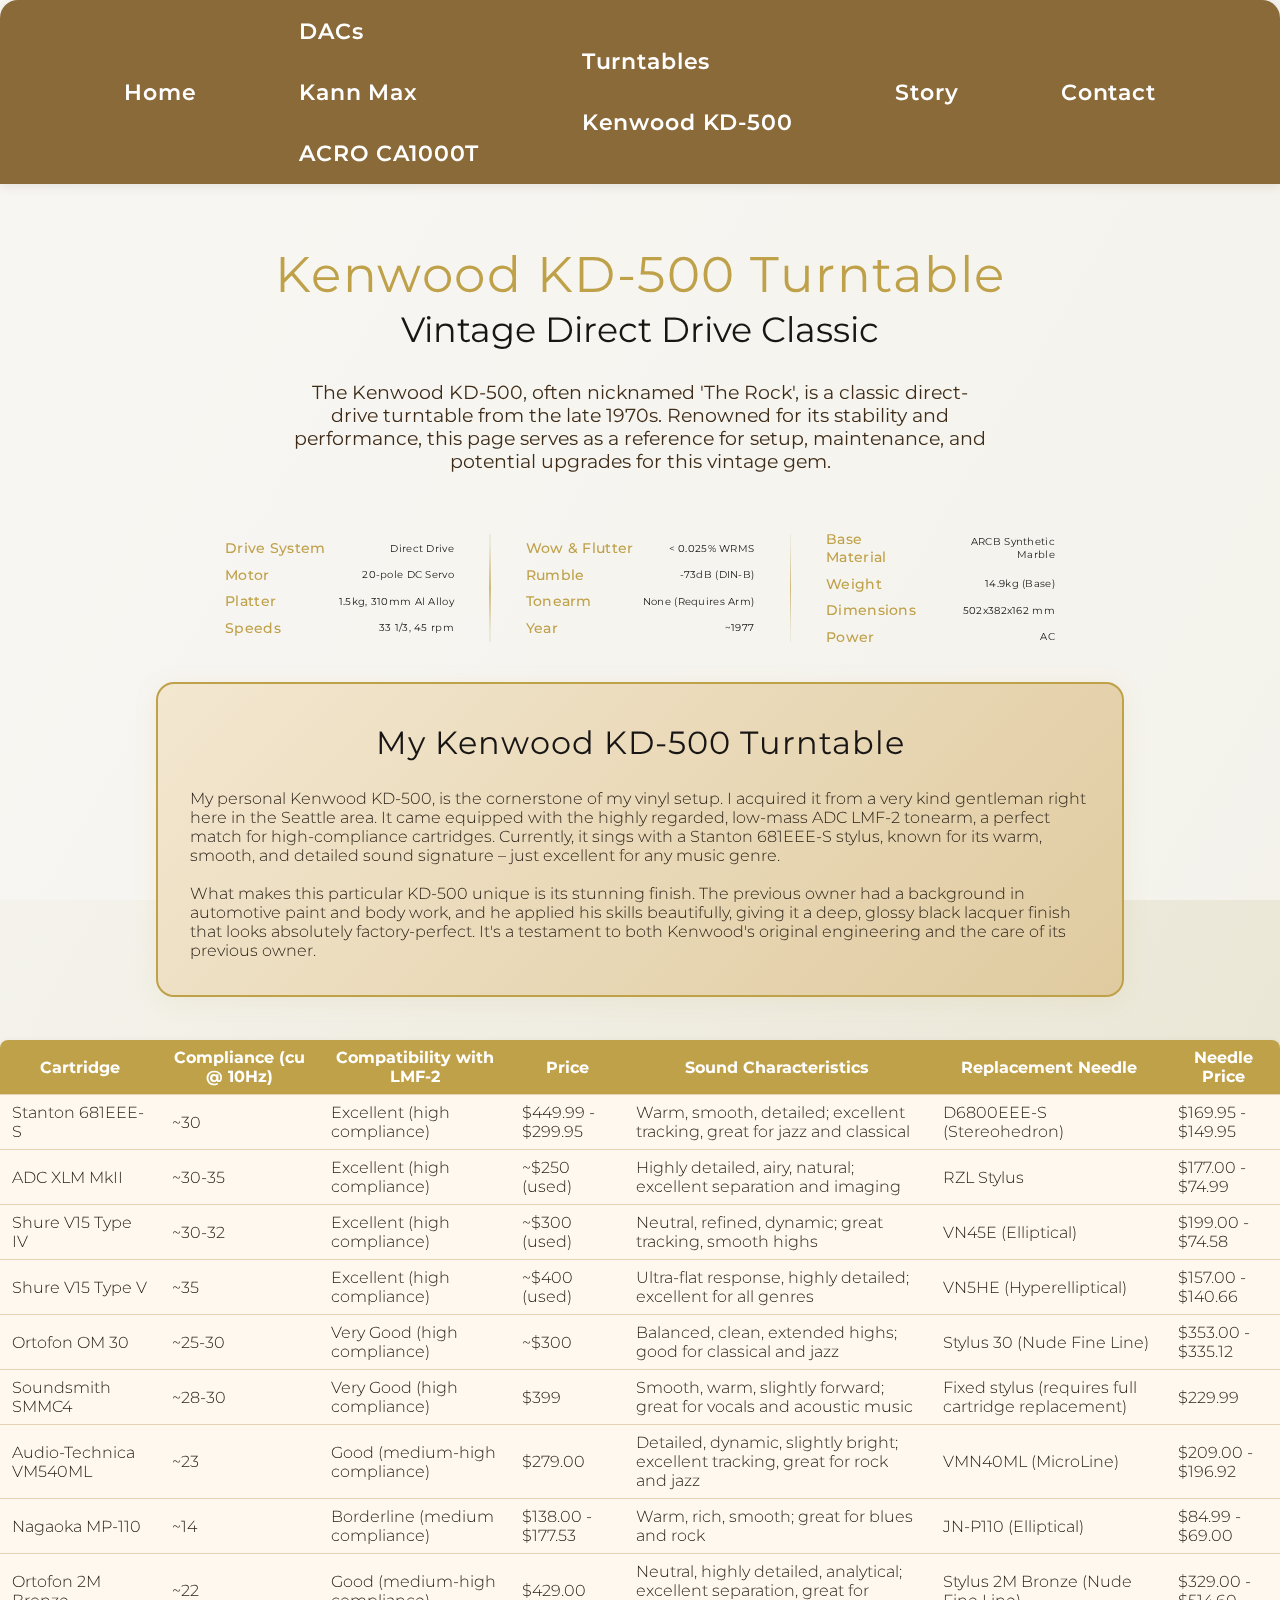
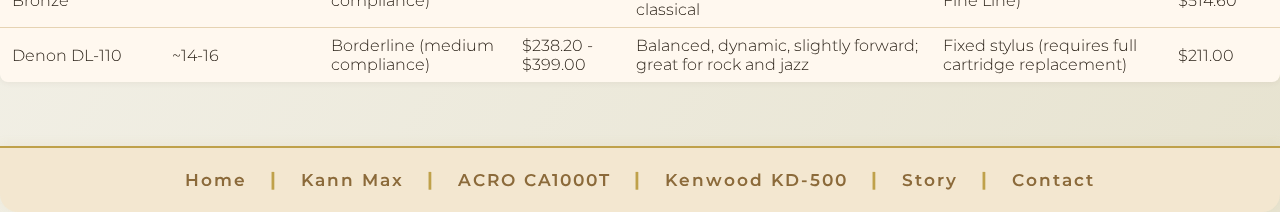
<file: kenwood_kd500.html>
<!DOCTYPE html>
<html>
<head>
  <title>Kenwood KD-500 Playbook</title>
  <link rel="stylesheet" href="style.css">
</head>
<body>
<nav class="main-nav">
  <ul>
    <li><a href="index.html">Home</a></li>
    <li class="dropdown">
      <a href="javascript:void(0);" class="dropbtn">DACs</a>
      <div class="dropdown-content">
        <a href="kann_max.html">Kann Max</a>
        <a href="acroca1000t.html">ACRO CA1000T</a>
      </div>
    </li>
    <li class="dropdown">
      <a href="javascript:void(0);" class="dropbtn">Turntables</a>
      <div class="dropdown-content">
        <a href="kenwood_kd500.html">Kenwood KD-500</a>
      </div>
    </li>
    <li><a href="story.html">Story</a></li>
    <li><a href="#contact">Contact</a></li>
  </ul>
</nav>

<div style="display: flex; flex-direction: column; align-items: center; margin-top: 2rem;">
  <h1 style="text-align: center; margin-bottom: 0.2rem;">Kenwood KD-500 Turntable</h1>
  <div style="text-align: center; color: #181614; font-family: var(--font-heading); font-size: 2.2rem; font-weight: 400; margin-bottom: 0.7rem;">Vintage Direct Drive Classic</div>
  <!-- Standardized Intro Blurb -->
   <div style="text-align: center; margin: 1.2rem 0 1.8rem 0; font-size: 1.18em; color: #3e2c18; font-family: var(--font-main); font-weight: 400; max-width: 700px;">
     The Kenwood KD-500, often nicknamed 'The Rock', is a classic direct-drive turntable from the late 1970s. Renowned for its stability and performance, this page serves as a reference for setup, maintenance, and potential upgrades for this vintage gem.
   </div>
   <!-- Kenwood KD-500 Main Specs Section -->
   <div class="kannmax-specs-container" style="margin-bottom: 1.5rem;"> <!-- Reusing Kann Max CSS for now -->
     <div class="kannmax-specs-col">
       <div class="kannmax-spec-row"><span class="spec-label">Drive System</span><span class="spec-value">Direct Drive</span></div>
       <div class="kannmax-spec-row"><span class="spec-label">Motor</span><span class="spec-value">20-pole DC Servo</span></div>
       <div class="kannmax-spec-row"><span class="spec-label">Platter</span><span class="spec-value">1.5kg, 310mm Al Alloy</span></div>
       <div class="kannmax-spec-row"><span class="spec-label">Speeds</span><span class="spec-value">33 1/3, 45 rpm</span></div>
     </div>
     <div class="kannmax-specs-divider"></div>
     <div class="kannmax-specs-col">
       <div class="kannmax-spec-row"><span class="spec-label">Wow & Flutter</span><span class="spec-value">&lt; 0.025% WRMS</span></div>
       <div class="kannmax-spec-row"><span class="spec-label">Rumble</span><span class="spec-value">-73dB (DIN-B)</span></div>
       <div class="kannmax-spec-row"><span class="spec-label">Tonearm</span><span class="spec-value">None (Requires Arm)</span></div>
       <div class="kannmax-spec-row"><span class="spec-label">Year</span><span class="spec-value">~1977</span></div>
     </div>
     <div class="kannmax-specs-divider"></div>
     <div class="kannmax-specs-col">
       <div class="kannmax-spec-row"><span class="spec-label">Base Material</span><span class="spec-value">ARCB Synthetic Marble</span></div>
       <div class="kannmax-spec-row"><span class="spec-label">Weight</span><span class="spec-value">14.9kg (Base)</span></div>
       <div class="kannmax-spec-row"><span class="spec-label">Dimensions</span><span class="spec-value">502x382x162 mm</span></div>
       <div class="kannmax-spec-row"><span class="spec-label">Power</span><span class="spec-value">AC</span></div>
     </div>
   </div>
   <!-- End Kenwood KD-500 Main Specs Section -->
  <div class="hp-info-box">
    <h2>My Kenwood KD-500 Turntable</h2>
    <p style="color: #2a2117; text-align: left; width: 100%;"> <!-- Removed max-width: 700px; -->
      My personal Kenwood KD-500, is the cornerstone of my vinyl setup. I acquired it from a very kind gentleman right here in the Seattle area. It came equipped with the highly regarded, low-mass ADC LMF-2 tonearm, a perfect match for high-compliance cartridges. Currently, it sings with a Stanton 681EEE-S stylus, known for its warm, smooth, and detailed sound signature – just excellent for any music genre.
      <br><br>
      What makes this particular KD-500 unique is its stunning finish. The previous owner had a background in automotive paint and body work, and he applied his skills beautifully, giving it a deep, glossy black lacquer finish that looks absolutely factory-perfect. It's a testament to both Kenwood's original engineering and the care of its previous owner.
      <!-- Placeholder for image if needed later -->
      <!-- <img src="assets/kenwood_kd500.jpg" alt="Kenwood KD-500" class="product-image" style="margin-top: 1rem;"> -->
    </p>
  </div>

  <!-- Cartridge Compatibility Table -->
  <div class="table-scroll"> <!-- Responsive scrollable wrapper with padding -->
    <table style="color: #2a2117; width: 100%; min-width: 0;"> <!-- Set min-width larger than box -->
      <thead>
        <tr>
          <th>Cartridge</th>
          <th>Compliance (cu @ 10Hz)</th>
          <th>Compatibility with LMF-2</th>
          <th>Price</th>
          <th>Sound Characteristics</th>
          <th>Replacement Needle</th>
          <th>Needle Price</th>
        </tr>
      </thead>
      <tbody>
        <tr>
          <td>Stanton 681EEE-S</td>
          <td>~30</td>
          <td>Excellent (high compliance)</td>
          <td>$449.99 - $299.95</td>
          <td>Warm, smooth, detailed; excellent tracking, great for jazz and classical</td>
          <td>D6800EEE-S (Stereohedron)</td>
          <td>$169.95 - $149.95</td>
        </tr>
        <tr>
          <td>ADC XLM MkII</td>
          <td>~30-35</td>
          <td>Excellent (high compliance)</td>
          <td>~$250 (used)</td>
          <td>Highly detailed, airy, natural; excellent separation and imaging</td>
          <td>RZL Stylus</td>
          <td>$177.00 - $74.99</td>
        </tr>
        <tr>
          <td>Shure V15 Type IV</td>
          <td>~30-32</td>
          <td>Excellent (high compliance)</td>
          <td>~$300 (used)</td>
          <td>Neutral, refined, dynamic; great tracking, smooth highs</td>
          <td>VN45E (Elliptical)</td>
          <td>$199.00 - $74.58</td>
        </tr>
        <tr>
          <td>Shure V15 Type V</td>
          <td>~35</td>
          <td>Excellent (high compliance)</td>
          <td>~$400 (used)</td>
          <td>Ultra-flat response, highly detailed; excellent for all genres</td>
          <td>VN5HE (Hyperelliptical)</td>
          <td>$157.00 - $140.66</td>
        </tr>
        <tr>
          <td>Ortofon OM 30</td>
          <td>~25-30</td>
          <td>Very Good (high compliance)</td>
          <td>~$300</td>
          <td>Balanced, clean, extended highs; good for classical and jazz</td>
          <td>Stylus 30 (Nude Fine Line)</td>
          <td>$353.00 - $335.12</td>
        </tr>
        <tr>
          <td>Soundsmith SMMC4</td>
          <td>~28-30</td>
          <td>Very Good (high compliance)</td>
          <td>$399</td>
          <td>Smooth, warm, slightly forward; great for vocals and acoustic music</td>
          <td>Fixed stylus (requires full cartridge replacement)</td>
          <td>$229.99</td>
        </tr>
        <tr>
          <td>Audio-Technica VM540ML</td>
          <td>~23</td>
          <td>Good (medium-high compliance)</td>
          <td>$279.00</td>
          <td>Detailed, dynamic, slightly bright; excellent tracking, great for rock and jazz</td>
          <td>VMN40ML (MicroLine)</td>
          <td>$209.00 - $196.92</td>
        </tr>
        <tr>
          <td>Nagaoka MP-110</td>
          <td>~14</td>
          <td>Borderline (medium compliance)</td>
          <td>$138.00 - $177.53</td>
          <td>Warm, rich, smooth; great for blues and rock</td>
          <td>JN-P110 (Elliptical)</td>
          <td>$84.99 - $69.00</td>
        </tr>
        <tr>
          <td>Ortofon 2M Bronze</td>
          <td>~22</td>
          <td>Good (medium-high compliance)</td>
          <td>$429.00</td>
          <td>Neutral, highly detailed, analytical; excellent separation, great for classical</td>
          <td>Stylus 2M Bronze (Nude Fine Line)</td>
          <td>$329.00 - $514.60</td>
        </tr>
        <tr>
          <td>Denon DL-110</td>
          <td>~14-16</td>
          <td>Borderline (medium compliance)</td>
          <td>$238.20 - $399.00</td>
          <td>Balanced, dynamic, slightly forward; great for rock and jazz</td>
          <td>Fixed stylus (requires full cartridge replacement)</td>
          <td>$211.00</td>
        </tr>
      </tbody>
    </table>
  </div>

  <!-- Add more content sections as needed -->

</div>

<footer class="bottom-nav">
  <div class="bottom-nav-inner">
    <a href="index.html">Home</a>
    <span class="divider">|</span>
    <a href="kann_max.html">Kann Max</a>
    <span class="divider">|</span>
    <a href="acroca1000t.html">ACRO CA1000T</a>
    <span class="divider">|</span>
    <a href="kenwood_kd500.html">Kenwood KD-500</a> <!-- Added link here -->
    <span class="divider">|</span>
    <a href="story.html">Story</a>
    <span class="divider">|</span>
    <a href="#contact">Contact</a>
  </div>
</footer>

<!-- Contact Modal -->
<div id="contact-modal" class="contact-modal-overlay" style="display:none;">
  <div class="contact-modal">
    <button class="contact-modal-close" id="contact-modal-close" aria-label="Close">&times;</button>
    <h2>Contact</h2>
    <form action="https://formspree.io/f/xovdeqpa" method="POST" class="contact-form">
      <label for="contact-name">Name:</label>
      <input type="text" id="contact-name" name="name" required>
      <label for="contact-subject">Subject:</label>
      <input type="text" id="contact-subject" name="subject" required>
      <label for="contact-message">Message:</label>
      <textarea id="contact-message" name="message" rows="5" required></textarea>
      <button type="submit">Send</button>
    </form>
    <div class="contact-form-thankyou" style="display:none;">Thank you for your message!</div>
  </div>
</div>

<script>
function openContactModal() {
  document.getElementById('contact-modal').style.display = 'flex';
  document.body.style.overflow = 'hidden';
}
function closeContactModal() {
  document.getElementById('contact-modal').style.display = 'none';
  document.body.style.overflow = '';
}
[...document.querySelectorAll('a[href="#contact"]')].forEach(el => {
  el.addEventListener('click', function(e) {
    e.preventDefault();
    openContactModal();
  });
});
document.getElementById('contact-modal-close').onclick = closeContactModal;
document.getElementById('contact-modal').onclick = function(e) {
  if (e.target === this) closeContactModal();
};
const contactForm = document.querySelector('.contact-form');
if (contactForm) {
  contactForm.addEventListener('submit', function(e) {
    // Optional: Prevent default if you handle submission purely via JS
    // e.preventDefault(); 
    setTimeout(function() {
      contactForm.style.display = 'none';
      document.querySelector('.contact-form-thankyou').style.display = 'block';
      // Optionally reset form or close modal after a delay
      // setTimeout(closeContactModal, 2000); 
    }, 100); // Delay to allow form submission to start
  });
}
</script>

</body>
</html>
</file>
<file: style.css>
/* Audiophile Playbook Elegant Theme */
@import url('https://fonts.googleapis.com/css2?family=Montserrat:wght@300;400;700&display=swap');

:root {
  --color-musicalwarmth: #bfa14a; /* gold, musical warmth */
  --color-maxbass: #181614;   /* deep black/brown, max bass */
  --color-ultimaterelax: #bfc0c0;  /* silver/blueish, ultimate relax */
  --color-gold: #bfa14a;
  --color-brown: #7c5c35;
  --color-bg: #f8f8f8;
  --color-bg-dark: #e0e0e0;
  --color-graph-grid: rgba(80,80,80,0.22);
  --font-main: 'Montserrat', Arial, sans-serif;
  --font-heading: 'Montserrat', Arial, sans-serif;
  --font-size-base: 1rem;
  --font-size-heading: 2.1rem;
  --font-yaxis: 'Lucida Calligraphy', 'Montserrat', 'Inter', Arial, sans-serif;
  --font-yaxis-weight: 400;
  --font-yaxis-size: 1.35em;
  --font-yaxis-style: italic;
  --font-yaxis-letterspacing: 0.06em;
}

body {
  font-family: var(--font-main);
  font-weight: 300;
  background: linear-gradient(120deg, #f8f7f3 0%, #e7e3d0 100%);
  /* light silver with a gold tint */
  color: #3e2c18;
  margin: 0;
  padding: 0;
  min-height: 100vh;
  position: relative;
}
body::before {
  content: '';
  position: fixed;
  top: 0; left: 0; right: 0; bottom: 0;
  background: rgba(248, 247, 243, 0.7);
  z-index: -1;
}

header, footer {
  background: var(--color-brown);
  color: #f5e9da;
  padding: 1.5rem 0;
  text-align: center;
  letter-spacing: 2px;
}

h1 {
  font-family: var(--font-heading);
  font-size: 3.15rem !important; /* 25% smaller than previous 4.2rem */
  font-weight: 400;
  letter-spacing: 1.5px;
  color: var(--color-gold);
  margin-top: 1.5rem;
  margin-bottom: 0.7rem;
}

h2, h3 {
  font-family: var(--font-heading);
  font-size: var(--font-size-heading);
  font-weight: 400;
  letter-spacing: 1px;
  color: var(--color-gold);
  margin-top: 1.5rem;
}

a {
  font-family: var(--font-main);
  font-weight: 300;
  color: var(--color-gold);
  text-decoration: none;
  transition: color 0.2s;
}
a:hover {
  color: var(--color-brown);
}

main, .content {
  background: rgba(255,255,255,0.85);
  border-radius: 12px;
  box-shadow: 0 2px 12px rgba(60,40,20,0.08);
  margin: 2rem auto;
  max-width: 800px;
  padding: 2rem;
}

.card {
  font-family: var(--font-main);
  font-weight: 300;
  background: linear-gradient(135deg, #44484e 0%, var(--color-gold) 100%);
  color: #3e2c18;
  border-radius: 18px;
  box-shadow: 0 4px 24px rgba(60,40,20,0.18);
  margin: 2.5rem auto;
  padding: 2rem 1.5rem;
  max-width: 1200px;
  min-width: 260px;
  width: 100%;
  display: flex;
  flex-direction: column;
  align-items: center;
  transition: box-shadow 0.2s, transform 0.2s;
  position: relative;
  z-index: 1;
  overflow: hidden;
  box-sizing: border-box;
  max-width: 100%;
}
.card:hover {
  box-shadow: 0 8px 32px rgba(191,161,74,0.25);
  transform: translateY(-4px) scale(1.02);
}

.card h2, h2 {
  font-family: var(--font-heading) !important;
  font-size: 2rem !important;
  font-weight: 400;
  color: #181614 !important;
  letter-spacing: 1px;
  margin-top: 1.2rem;
  margin-bottom: 0.7rem;
}

.card h1, .card h3 {
  color: #181614 !important;
  font-size: var(--font-size-heading) !important;
  font-weight: 400;
}

.card .btn {
  margin-top: 1.2rem;
}

.card, .card p, .card .eq-labels, .card .eq-labels strong, .card .eq-y-axis-col span, .card th, .card td {
  color: var(--color-gold) !important;
  font-weight: 300;
}

.product-image, .hp-info-img {
  max-width: 480px;
  width: 150%;
  /* 50% larger than previous max-width: 320px; */
  border-radius: 12px;
  box-shadow: 0 4px 24px rgba(60,40,20,0.18);
  position: relative;
  z-index: 1;
}
.product-image::after, .hp-info-img::after {
  content: '';
  position: absolute;
  top: 0; left: 0;
  width: 100%; height: 100%;
  pointer-events: none;
  border-radius: 12px;
  background: linear-gradient(120deg, rgba(255,255,255,0.55) 10%, rgba(255,255,255,0.22) 60%, rgba(255,255,255,0) 100%);
  box-shadow: 0 8px 32px 8px rgba(191,161,74,0.18);
  z-index: 2;
}

ul, ol {
  font-family: var(--font-main);
  font-weight: 300;
  padding-left: 2rem;
}

button, .btn {
  font-family: var(--font-main);
  font-weight: 300;
  background: var(--color-gold);
  color: #fff;
  border: none;
  border-radius: 6px;
  padding: 0.5rem 1.5rem;
  font-size: 1rem;
  cursor: pointer;
  transition: background 0.2s;
}
button:hover, .btn:hover {
  background: var(--color-brown);
}

hr {
  border: none;
  border-top: 1px solid var(--color-gold);
  margin: 2rem 0;
}

.hr-brown {
  border: none;
  border-bottom: 2.5px solid var(--color-brown);
  width: 340px;
  margin: 0.5rem auto 2rem auto;
}

table {
  font-family: var(--font-main);
  font-weight: 300;
  width: 100%;
  border-collapse: collapse;
  margin: 1.5rem 0;
  background: #fff8ef;
  border-radius: 8px;
  overflow: hidden;
  box-shadow: 0 1px 6px rgba(60,40,20,0.06);
}
th, td {
  font-family: var(--font-main);
  font-weight: 300;
  padding: 0.5rem 0.75rem;
  border-bottom: 1px solid #e6d3b3;
}
th {
  font-family: var(--font-main);
  font-weight: 300;
  background: var(--color-gold);
  color: #fff;
  font-weight: 700;
}
tr:last-child td {
  border-bottom: none;
}

.eq-visualizer {
  display: flex;
  flex-direction: row;
  align-items: flex-end;
  justify-content: center;
  gap: 12px;
  margin: 2rem 0 1.5rem 0;
  min-height: 260px;
  max-width: 100%;
  width: auto;
  background: #edece7;
  border: 3px solid var(--color-gold);
  border-radius: 18px;
  box-shadow: 0 4px 24px rgba(60,40,20,0.10), 0 0 0 6px #e7e3d0 inset;
  padding: 2.5rem 2.5rem 1.5rem 3.5rem;
  position: relative;
  overflow-x: auto;
  box-sizing: border-box;
  left: unset;
  right: unset;
  z-index: 2;
}
.eq-y-axis-row {
  display: flex;
  justify-content: center;
  align-items: center;
  gap: 12px;
  margin-bottom: 0.5rem;
}
.eq-y-axis-row span {
  min-width: 38px;
  text-align: center;
  font-size: 1em;
  font-weight: 900;
  color: #181614;
  background: #fff;
  border-radius: 6px;
  box-shadow: 0 2px 8px #fff, 0 0 2px #fff;
  padding: 2px 0;
}
.eq-y-axis-row .mid {
  color: var(--color-gold);
  background: #f8f7f3;
}
.eq-slider-row {
  display: flex;
  align-items: flex-end;
  justify-content: center;
  gap: 12px;
}
.eq-band {
  display: flex;
  flex-direction: column;
  align-items: center;
  width: 38px;
}
.eq-slider {
  position: relative;
  width: 28px;
  height: 200px;
  background: none;
  margin-bottom: 8px;
  display: flex;
  align-items: flex-end;
  justify-content: center;
}
.eq-slider-knob {
  position: absolute;
  left: 0;
  width: 100%;
  height: 8px;
  background: linear-gradient(90deg, #181614 0%, #3e2c18 100%);
  border-radius: 4px;
  box-shadow: 0 1px 4px #000a, 0 0 0 2px #23201c;
  border: 1.5px solid #23201c;
  transition: top 0.3s;
  z-index: 2;
}
.eq-slider-track {
  position: absolute;
  left: 50%;
  top: 0;
  width: 4px;
  height: 100%;
  background: var(--color-gold);
  border-radius: 2px;
  transform: translateX(-50%);
  z-index: 1;
}
.eq-labels {
  font-family: var(--font-main);
  font-weight: 300;
  text-align: center;
  font-size: 0.85em;
  color: #3e2c18;
  margin-top: 2px;
}
.eq-labels strong {
  display: block;
  font-size: 1em;
  color: var(--color-brown);
}
.eq-y-axis {
  position: absolute;
  left: -48px;
  top: 0;
  height: 200px;
  width: 40px;
  display: flex;
  flex-direction: column;
  justify-content: space-between;
  font-size: 0.95em;
  color: var(--color-brown);
  z-index: 9999;
  pointer-events: none;
  font-weight: bold;
  text-shadow: 0 1px 2px #edece7, 0 0 2px #fff;
  align-items: flex-end;
}
.eq-y-axis span {
  display: block;
  position: absolute;
  left: 0;
  width: 40px;
  text-align: right;
  padding-right: 6px;
  font-size: 1em;
  background: #fff;
  color: #181614;
  font-weight: 900;
  opacity: 1;
  border-radius: 6px;
  box-shadow: 0 2px 8px #fff, 0 0 2px #fff;
}
.eq-y-axis span.top {
  top: 0;
  transform: translateY(-50%);
}
.eq-y-axis span.mid {
  top: 50%;
  transform: translateY(-50%);
}
.eq-y-axis span.bot {
  bottom: 0;
  transform: translateY(50%);
}
.eq-y-axis-col {
  display: flex;
  flex-direction: column;
  justify-content: space-between;
  align-items: flex-end;
  height: 200px;
  margin-right: 10px;
  min-width: 38px;
  position: relative;
  top: -58px; /* Move the label column up by about 1/4th of the box height (200px). */
}
.eq-y-axis-col span {
  font-family: var(--font-heading);
  font-weight: 400;
  font-size: 0.95em;
  color: #3e2c18;
  background: #fff;
  border-radius: 6px;
  box-shadow: 0 2px 8px #fff, 0 0 2px #fff;
  padding: 2px 8px 2px 2px;
  margin-bottom: 0;
  letter-spacing: 0.5px;
}
.eq-y-axis-col .mid {
  color: var(--color-gold);
  background: #f8f7f3;
}

.eq-lcd2-multibox {
  display: flex;
  flex-direction: row;
  align-items: flex-start;
  background: linear-gradient(90deg, var(--color-bg) 0%, var(--color-bg-dark) 100%);
  border-radius: 18px;
  box-shadow: 0 4px 24px rgba(60,40,20,0.10), 0 0 0 6px #e7e3d0 inset;
  border: 3px solid var(--color-gold);
  padding: 2rem 1.5rem 1.5rem 1.5rem;
  margin: 0.5rem 0 1.2rem 0;
  width: fit-content;
  min-width: unset;
  max-width: 1000px;
  width: 100%;
  box-sizing: border-box;
  margin-left: auto;
  margin-right: auto;
}
.eq-lcd2-vertbar {
  display: none;
}
.eq-lcd2-contentbox {
  display: flex;
  flex-direction: column;
  align-items: flex-start;
  width: 100%;
  min-width: unset;
  max-width: 100%;
  box-sizing: border-box;
  background: none;
  border: none;
  box-shadow: none;
  padding: 0;
  overflow-x: auto; /* Only this container scrolls horizontally */
}
.eq-lcd2-eq-graph {
  width: 880px;
  min-width: 880px;
  max-width: 100%;
  width: 100%;
  box-sizing: border-box;
  margin: 0 0 0.2rem 0;
  display: block;
  align-self: flex-start;
  max-width: 880px;
  width: 100%;
}
.eq-lcd2-freq-row {
  width: auto;
  min-width: 880px;
  max-width: 100%;
  /* margin-left: 120px; */
  /* overflow-x: auto; */
  display: flex;
  flex-direction: row;
  align-items: center;
  background: none;
  box-sizing: border-box;
  padding: 0.12rem 0.5rem;
}
.eq-lcd2-freq-row span {
  width: 44px;
  text-align: center;
  color: #181614;
  font-family: var(--font-heading);
  font-weight: 400;
  font-size: 0.95em;
  letter-spacing: 0.1px;
  display: inline-block;
}
.eq-lcd2-freq-row .eq-lcd2-tuning-values-box {
  width: 100%;
  max-width: 730px;
  /* min-width: 730px; */
  /* max-width: 730px; */
}
.eq-lcd2-tuning-rows {
  display: flex;
  flex-direction: column;
  max-width: 100%;
  width: auto;
  min-width: 880px;
  box-sizing: border-box;
  background: none;
  border: none;
  justify-content: flex-start !important;
  /* overflow-x: auto; */
}
.eq-lcd2-tuning-row {
  display: flex;
  flex-direction: row;
  align-items: center;
  margin-bottom: 0.5rem;
  width: 880px;
  min-width: 880px;
  box-sizing: border-box;
}
.eq-lcd2-tuning-row .label {
  width: 120px;
  min-width: 120px;
  max-width: 120px;
  text-align: left;
  font-weight: 400;
  font-size: 0.85em;
  border-radius: 6px;
  padding: 0.1em 0.7em 0.1em 0;
  background: none;
  border: none;
  color: #181614;
  letter-spacing: 0.5px;
  font-family: var(--font-main);
  font-weight: 300;
  box-shadow: none;
  align-self: stretch;
  display: flex;
  align-items: center;
  justify-content: flex-start;
}
.eq-lcd2-tuning-values-box {
  display: flex;
  flex-direction: row;
  align-items: center;
  background: #fff;
  border-radius: 8px;
  border-width: 1px;
  border-style: solid;
  width: 730px;
  min-width: 730px;
  max-width: 730px;
  box-sizing: border-box;
  padding: 0.12rem 0.5rem;
  margin-left: 0;
  gap: 0;
}
.eq-lcd2-tuning-values-box.green {
  border-color: var(--color-green);
}
.eq-lcd2-tuning-values-box.red {
  border-color: var(--color-red);
}
.eq-lcd2-tuning-values-box.blue {
  border-color: var(--color-blue);
}
.eq-lcd2-tuning-values-box.musicalwarmth {
  border-color: var(--color-musicalwarmth);
}
.eq-lcd2-tuning-values-box.maxbass {
  border-color: var(--color-maxbass);
}
.eq-lcd2-tuning-values-box.ultimaterelax {
  border-color: var(--color-ultimaterelax);
}
.eq-lcd2-tuning-values-box span {
  width: 44px;
  text-align: left;
  color: #181614;
  font-weight: 400;
  font-size: 14.4px;
  font-family: var(--font-heading);
  letter-spacing: 0.1px;
}
.eq-lcd2-tuning-row .eq-lcd2-tuning-values-box span {
  font-size: 0.95em;
}
.eq-lcd2-tuning-values-box span,
.eq-lcd2-freq-row span,
.eq-lcd2-freq-values-box span {
  width: 35px;
  min-width: 35px;
  max-width: 35px;
  text-align: center;
}
.eq-lcd2-freq-row .eq-lcd2-tuning-values-box {
  display: flex;
  flex-direction: row;
  align-items: center;
  background: #fff;
  border-radius: 8px;
  border-width: 1px;
  border-style: solid;
  border-color: #fff;
  width: 730px;
  min-width: 730px;
  max-width: 730px;
  box-sizing: border-box;
  padding: 0.12rem 0.5rem;
  margin-left: 0;
  gap: 0;
}
.eq-lcd2-freq-row .eq-lcd2-tuning-values-box span {
  text-align: center;
}

/* Kann Max Specs Section Styles */
.kannmax-specs-container {
  display: flex;
  flex-direction: row;
  justify-content: center;
  align-items: stretch;
  gap: 0;
  margin: 1.5rem 0 2.5rem 0;
  background: none;
  border-radius: 14px;
  box-shadow: none;
  max-width: 900px;
  width: 100%;
}
.kannmax-specs-col {
  display: flex;
  flex-direction: column;
  align-items: center;
  justify-content: center;
  flex: 1 1 0;
  padding: 0 2.2rem;
  min-width: 180px;
}
.kannmax-spec-row {
  display: flex;
  flex-direction: row;
  justify-content: space-between;
  align-items: center;
  width: 100%;
  margin: 0.3em 0;
  font-family: 'Avenir', var(--font-heading);
  font-size: 0.89em;
  color: #3e2c18;
  letter-spacing: 0.02em;
}
.kannmax-spec-row .spec-label {
  font-weight: 500;
  color: var(--color-gold);
  margin-right: 0.7em;
  font-family: 'Avenir', var(--font-heading);
}
.kannmax-spec-row .spec-value {
  font-weight: 400;
  color: #181614;
  font-family: 'Avenir', var(--font-main);
  text-align: right;
  flex: 1 1 auto;
  justify-content: flex-end;
  display: flex;
  font-size: 0.72em;
}
.kannmax-specs-divider {
  width: 1.5px;
  background: linear-gradient(to bottom, #e7e3d0 10%, var(--color-gold) 50%, #e7e3d0 90%);
  border-radius: 2px;
  margin: 0.5em 0;
  align-self: stretch;
  opacity: 0.7;
}
@media (max-width: 900px) {
  .kannmax-specs-container {
    flex-direction: column;
    align-items: center;
    max-width: 98vw;
  }
  .kannmax-specs-divider {
    width: 80%;
    height: 1.5px;
    margin: 0.7em auto;
    background: linear-gradient(to right, #e7e3d0 10%, var(--color-gold) 50%, #e7e3d0 90%);
  }
  .kannmax-specs-col {
    padding: 0.5rem 0;
    min-width: 0;
    width: 100%;
  }
}
/* End Kann Max Specs Section Styles */

.hp-info-box {
  background: linear-gradient(135deg, #f3e7d0 0%, #e0cba0 100%);
  border: 2.5px solid var(--color-gold);
  border-radius: 18px;
  box-shadow: 0 4px 24px rgba(191,161,74,0.10);
  padding: 1.2rem 2rem 1.2rem 2rem;
  margin: 0.5rem 0 1.2rem 0;
  max-width: 900px;
  width: 100%;
  display: flex;
  flex-direction: column;
  align-items: center;
}
.hp-info-flex {
  display: flex;
  flex-direction: row;
  align-items: flex-start;
  gap: 2.2rem;
  width: 100%;
  justify-content: center;
}
.hp-info-img {
  max-width: 480px;
  width: 150%;
  border-radius: 12px;
  box-shadow: 0 4px 24px rgba(60,40,20,0.18);
  margin-bottom: 0;
}
.hp-blurb {
  display: flex;
  flex-direction: row;
  align-items: flex-start;
  background: #f8f7f3;
  border-radius: 14px;
  box-shadow: 0 2px 8px #e7e3d0;
  padding: 1.1rem 1.5rem;
  margin-bottom: 0;
  min-width: 260px;
  max-width: 340px;
  width: 100%;
}
.hp-blurb-icon {
  font-size: 2.2em;
  margin-right: 1.1rem;
  margin-top: 0.2em;
}
.hp-blurb-content {
  display: flex;
  flex-direction: column;
  gap: 0.3em;
}
.hp-blurb-title {
  font-family: var(--font-heading);
  font-size: 1.18em;
  font-weight: 600;
  color: var(--color-gold);
  margin-bottom: 0.2em;
}
.hp-blurb-desc {
  font-size: 1em;
  color: #3e2c18;
  margin-bottom: 0.4em;
}
.hp-blurb-specs {
  list-style: none;
  padding: 0;
  margin: 0;
  font-size: 0.98em;
  color: #7c5c35;
}
.hp-blurb-specs li {
  margin-bottom: 0.2em;
}
.hp-blurb-specs li b,
.hp-blurb-specs li strong,
.hp-matching-iems strong {
  color: #181614 !important;
}
.hp-matching-iems {
  margin-top: 1.1rem;
  font-size: 1.08em;
  color: #7c5c35;
  font-family: var(--font-main);
  text-align: center;
}
@media (max-width: 900px) {
  .hp-info-flex {
    flex-direction: column;
    align-items: center;
    gap: 1.2rem;
  }
  .hp-info-box {
    padding: 1rem 0.5rem;
  }
  .hp-blurb {
    min-width: 0;
    max-width: 100%;
    width: 100%;
    padding: 1rem 0.7rem;
  }
}

@media (max-width: 600px) {
  .card {
    padding: 1rem 0.5rem;
    max-width: 98vw;
    min-width: unset;
  }
  .card, main, .content {
    padding: 1rem;
  }
  table, th, td {
    font-size: 0.95rem;
  }
  .product-image {
    max-width: 100%;
  }
  .eq-visualizer {
    gap: 6px;
    min-height: 120px;
    padding-left: 1.5rem;
  }
  .eq-slider {
    height: 80px;
    width: 12px;
  }
  .eq-y-axis {
    height: 80px;
    left: -28px;
    font-size: 0.75em;
  }
  .eq-y-axis-col {
    height: 80px;
    min-width: 28px;
  }
}

@media (max-width: 900px) {
  .eq-visualizer {
    padding: 2rem 0.5rem 1rem 2.5rem;
    min-height: 180px;
    overflow-x: auto;
  }
  .eq-slider {
    height: 120px;
    width: 18px;
  }
  .eq-y-axis {
    height: 120px;
    left: -38px;
    font-size: 0.85em;
  }
}

.description-box {
  width: 730px;
  min-width: 730px;
  max-width: 730px;
  margin-bottom: 1.1rem;
  margin-top: 0.2rem;
  background: linear-gradient(120deg, #e7d3b3 0%, #bfa14a 100%);
  border-radius: 14px;
  box-shadow: 0 2px 12px rgba(191,161,74,0.13);
  padding: 0.7rem 1.2rem 0.7rem 1.2rem;
  display: flex;
  align-items: center;
  justify-content: center;
}

/* --- NAV MENU STYLES --- */
nav.main-nav {
  width: 100%;
  background: #8b6a3a; /* not too dark brown */
  border-top-left-radius: 18px;
  border-top-right-radius: 18px;
  border-bottom-left-radius: 0;
  border-bottom-right-radius: 0;
  margin: 0 auto 2.2rem auto;
  padding: 0;
  box-shadow: 0 2px 12px rgba(60,40,20,0.10);
  display: flex;
  justify-content: center;
  align-items: center;
}
nav.main-nav ul {
  display: flex;
  flex-direction: row;
  justify-content: center;
  align-items: center;
  list-style: none;
  margin: 0;
  padding: 0;
  width: 100%;
}
nav.main-nav ul li {
  margin: 0 1.5rem;
  padding: 0;
}
nav.main-nav a {
  color: #fff !important;
  font-size: 1.35rem;
  font-weight: 600;
  text-decoration: none;
  padding: 1.1rem 1.7rem 1.1rem 1.7rem;
  border-radius: 10px 10px 0 0;
  transition: background 0.2s, color 0.2s;
  display: block;
  letter-spacing: 0.04em;
}
nav.main-nav a:hover, nav.main-nav a:focus {
  background: #bfa14a;
  color: #181614 !important;
}
@media (max-width: 700px) {
  nav.main-nav ul {
    flex-direction: column;
    align-items: stretch;
  }
  nav.main-nav ul li {
    margin: 0.2rem 0;
  }
  nav.main-nav a {
    font-size: 1.1rem;
    padding: 0.8rem 1.2rem;
    border-radius: 10px 10px 0 0;
  }
}
/* --- END NAV MENU STYLES --- */

/* --- BOTTOM NAV STYLES --- */
footer.bottom-nav {
  width: 100%;
  background: #f3e7d0;
  border-top: 2.5px solid #bfa14a;
  border-radius: 0 0 18px 18px;
  margin: 2.5rem 0 0 0;
  padding: 1.1rem 0 1.2rem 0;
  box-shadow: 0 -2px 12px rgba(191,161,74,0.08);
  display: flex;
  justify-content: center;
  align-items: center;
}
.bottom-nav-inner {
  display: flex;
  flex-direction: row;
  align-items: center;
  justify-content: center;
  gap: 0.5rem;
  font-size: 1.08rem;
  font-family: var(--font-main);
  font-weight: 400;
}
.bottom-nav a {
  color: #8b6a3a;
  text-decoration: none;
  font-weight: 600;
  padding: 0.2rem 0.7rem;
  border-radius: 6px;
  transition: background 0.2s, color 0.2s;
}
.bottom-nav a:hover, .bottom-nav a:focus {
  background: #bfa14a;
  color: #fff;
}
.bottom-nav .divider {
  color: #bfa14a;
  font-weight: 700;
  font-size: 1.1em;
  padding: 0 0.2em;
  user-select: none;
}
@media (max-width: 700px) {
  .bottom-nav-inner {
    flex-direction: column;
    gap: 0.2rem;
  }
  .bottom-nav .divider {
    display: none;
  }
}
/* --- END BOTTOM NAV STYLES --- */

/* --- CONTACT MODAL STYLES --- */
.contact-modal-overlay {
  position: fixed;
  top: 0; left: 0; right: 0; bottom: 0;
  background: rgba(24, 22, 20, 0.45);
  z-index: 10000;
  display: flex;
  align-items: center;
  justify-content: center;
  transition: background 0.2s;
}
.contact-modal {
  background: #fff8ef;
  border-radius: 18px;
  box-shadow: 0 8px 32px rgba(191,161,74,0.18), 0 2px 12px #bfa14a33;
  padding: 2.2rem 2.2rem 1.5rem 2.2rem;
  min-width: 320px;
  max-width: 95vw;
  width: 400px;
  position: relative;
  display: flex;
  flex-direction: column;
  align-items: stretch;
}
.contact-modal h2 {
  font-family: var(--font-heading);
  color: #8b6a3a;
  font-size: 2rem;
  margin-bottom: 1.2rem;
  text-align: center;
}
.contact-modal-close {
  position: absolute;
  top: 1.1rem;
  right: 1.1rem;
  background: none;
  border: none;
  font-size: 2.1rem;
  color: #8b6a3a;
  cursor: pointer;
  transition: color 0.2s;
  z-index: 1;
}
.contact-modal-close:hover {
  color: #bfa14a;
}
.contact-form {
  display: flex;
  flex-direction: column;
  gap: 0.7rem;
}
.contact-form label {
  font-family: var(--font-main);
  font-weight: 600;
  color: #8b6a3a;
  margin-bottom: 0.2rem;
  font-size: 1.08em;
}
.contact-form input,
.contact-form textarea {
  font-family: var(--font-main);
  font-size: 1em;
  border: 1.5px solid #bfa14a;
  border-radius: 7px;
  padding: 0.5em 0.7em;
  background: #fff;
  color: #181614;
  margin-bottom: 0.2rem;
  transition: border 0.2s;
}
.contact-form input:focus,
.contact-form textarea:focus {
  border-color: #8b6a3a;
  outline: none;
}
.contact-form button[type="submit"] {
  background: #bfa14a;
  color: #fff;
  font-family: var(--font-heading);
  font-size: 1.1em;
  font-weight: 600;
  border: none;
  border-radius: 7px;
  padding: 0.7em 0;
  margin-top: 0.5em;
  cursor: pointer;
  transition: background 0.2s;
}
.contact-form button[type="submit"]:hover {
  background: #8b6a3a;
}
.contact-form-thankyou {
  text-align: center;
  color: #8b6a3a;
  font-size: 1.2em;
  margin-top: 1.5em;
  font-family: var(--font-heading);
}
@media (max-width: 500px) {
  .contact-modal {
    padding: 1.1rem 0.5rem 1rem 0.5rem;
    min-width: 0;
    width: 98vw;
  }
}
/* --- END CONTACT MODAL STYLES --- */
</file>
